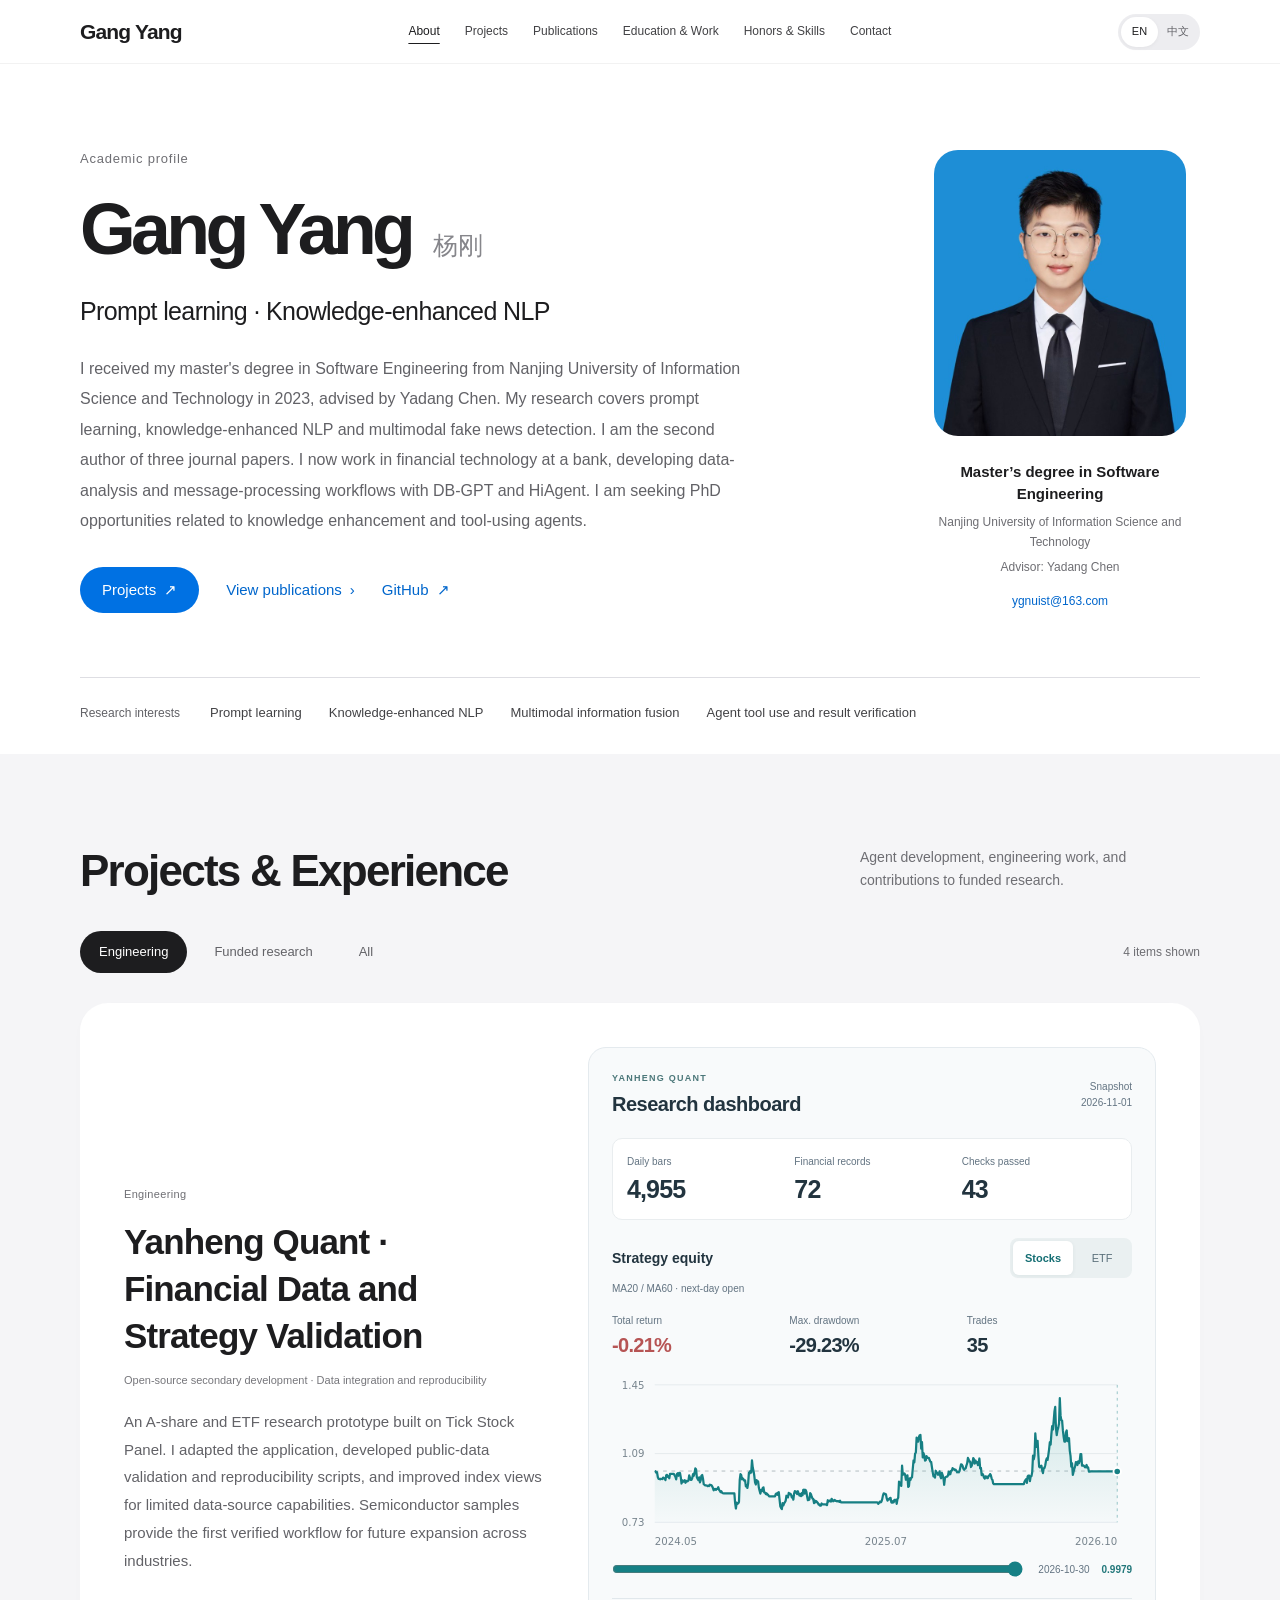
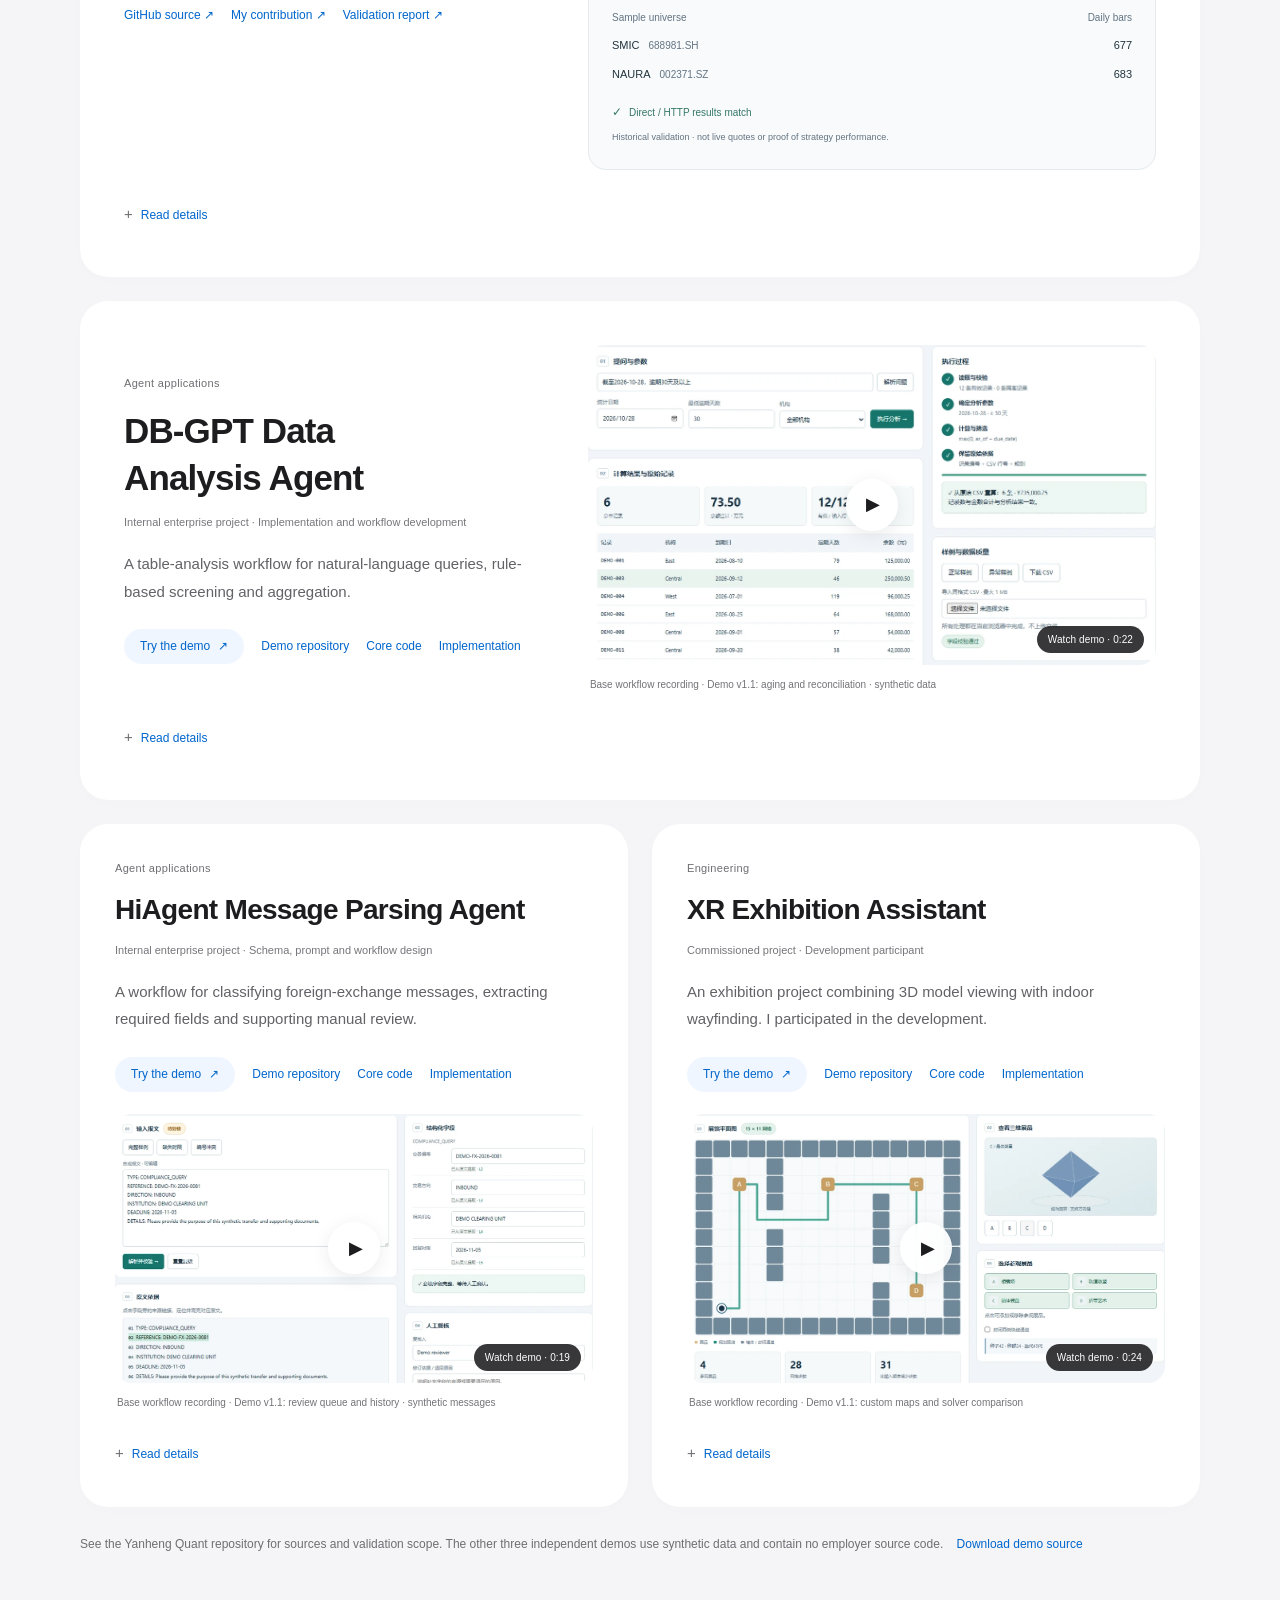
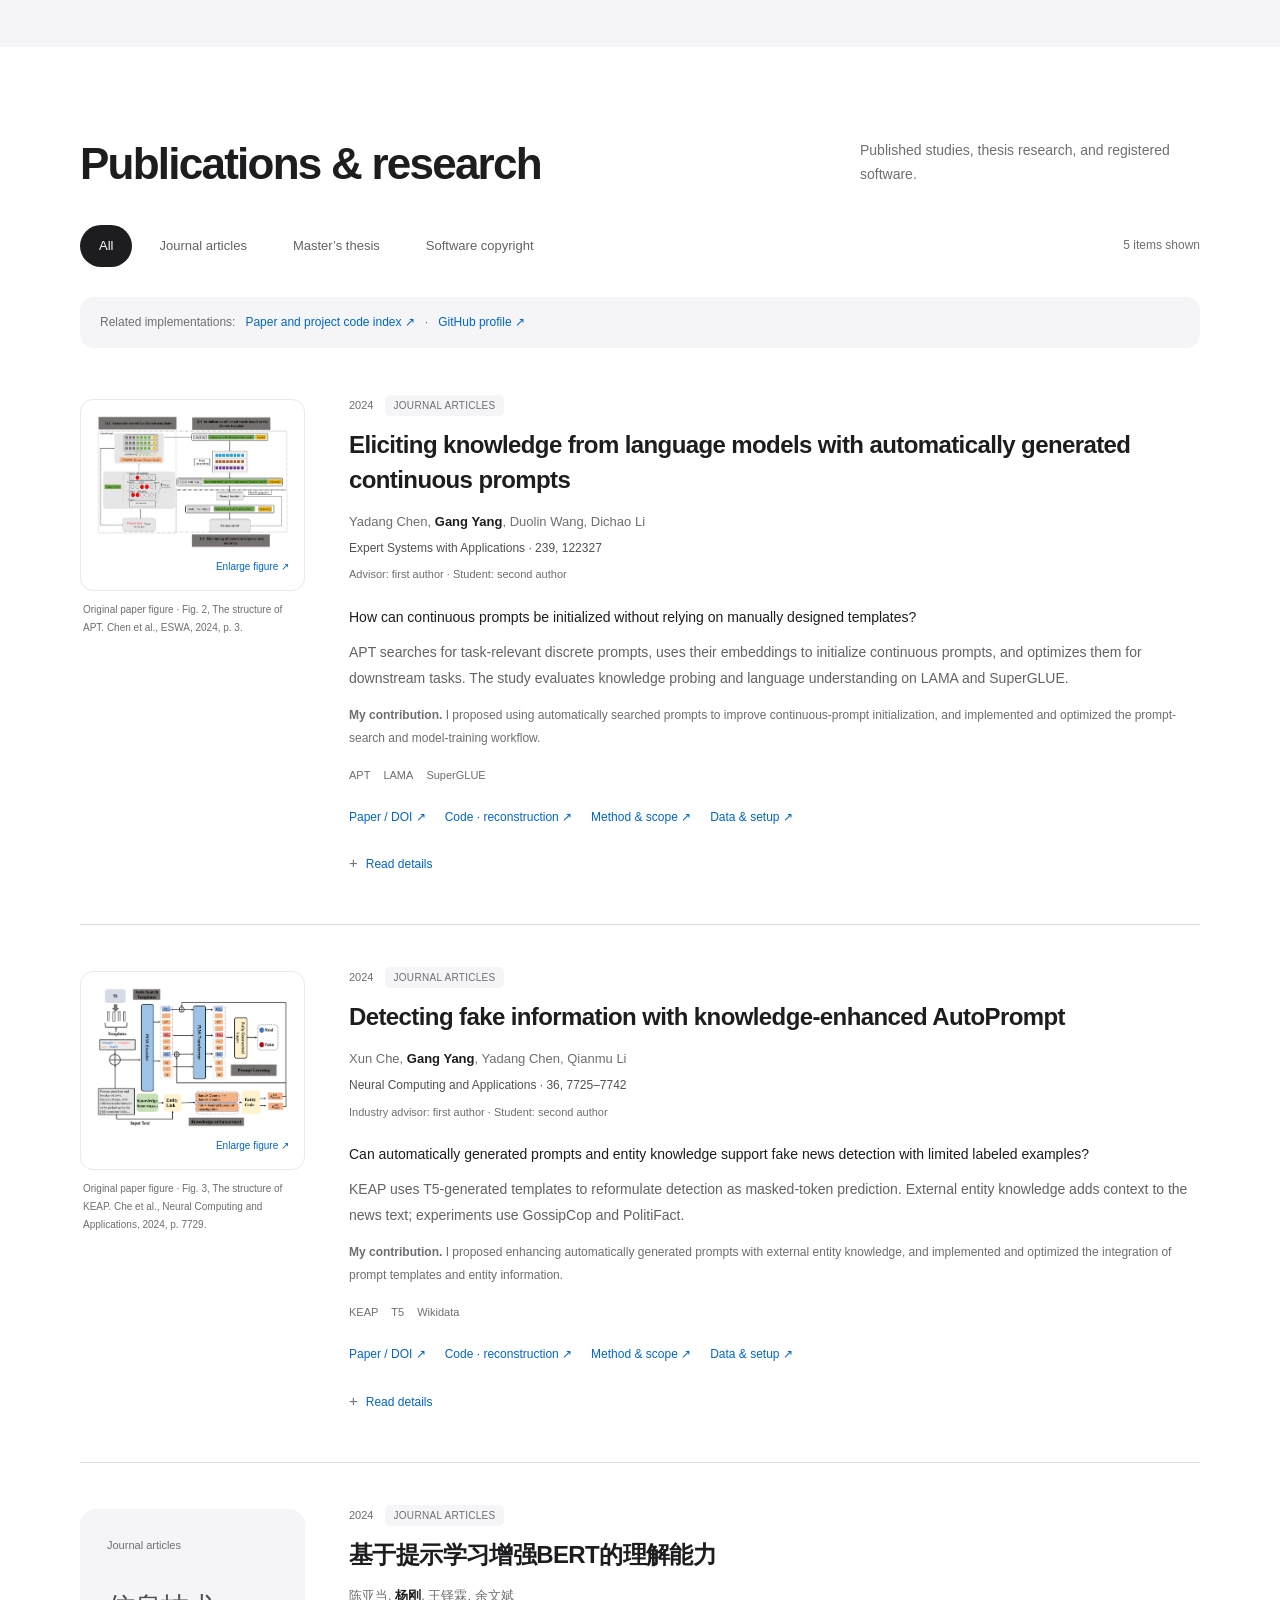
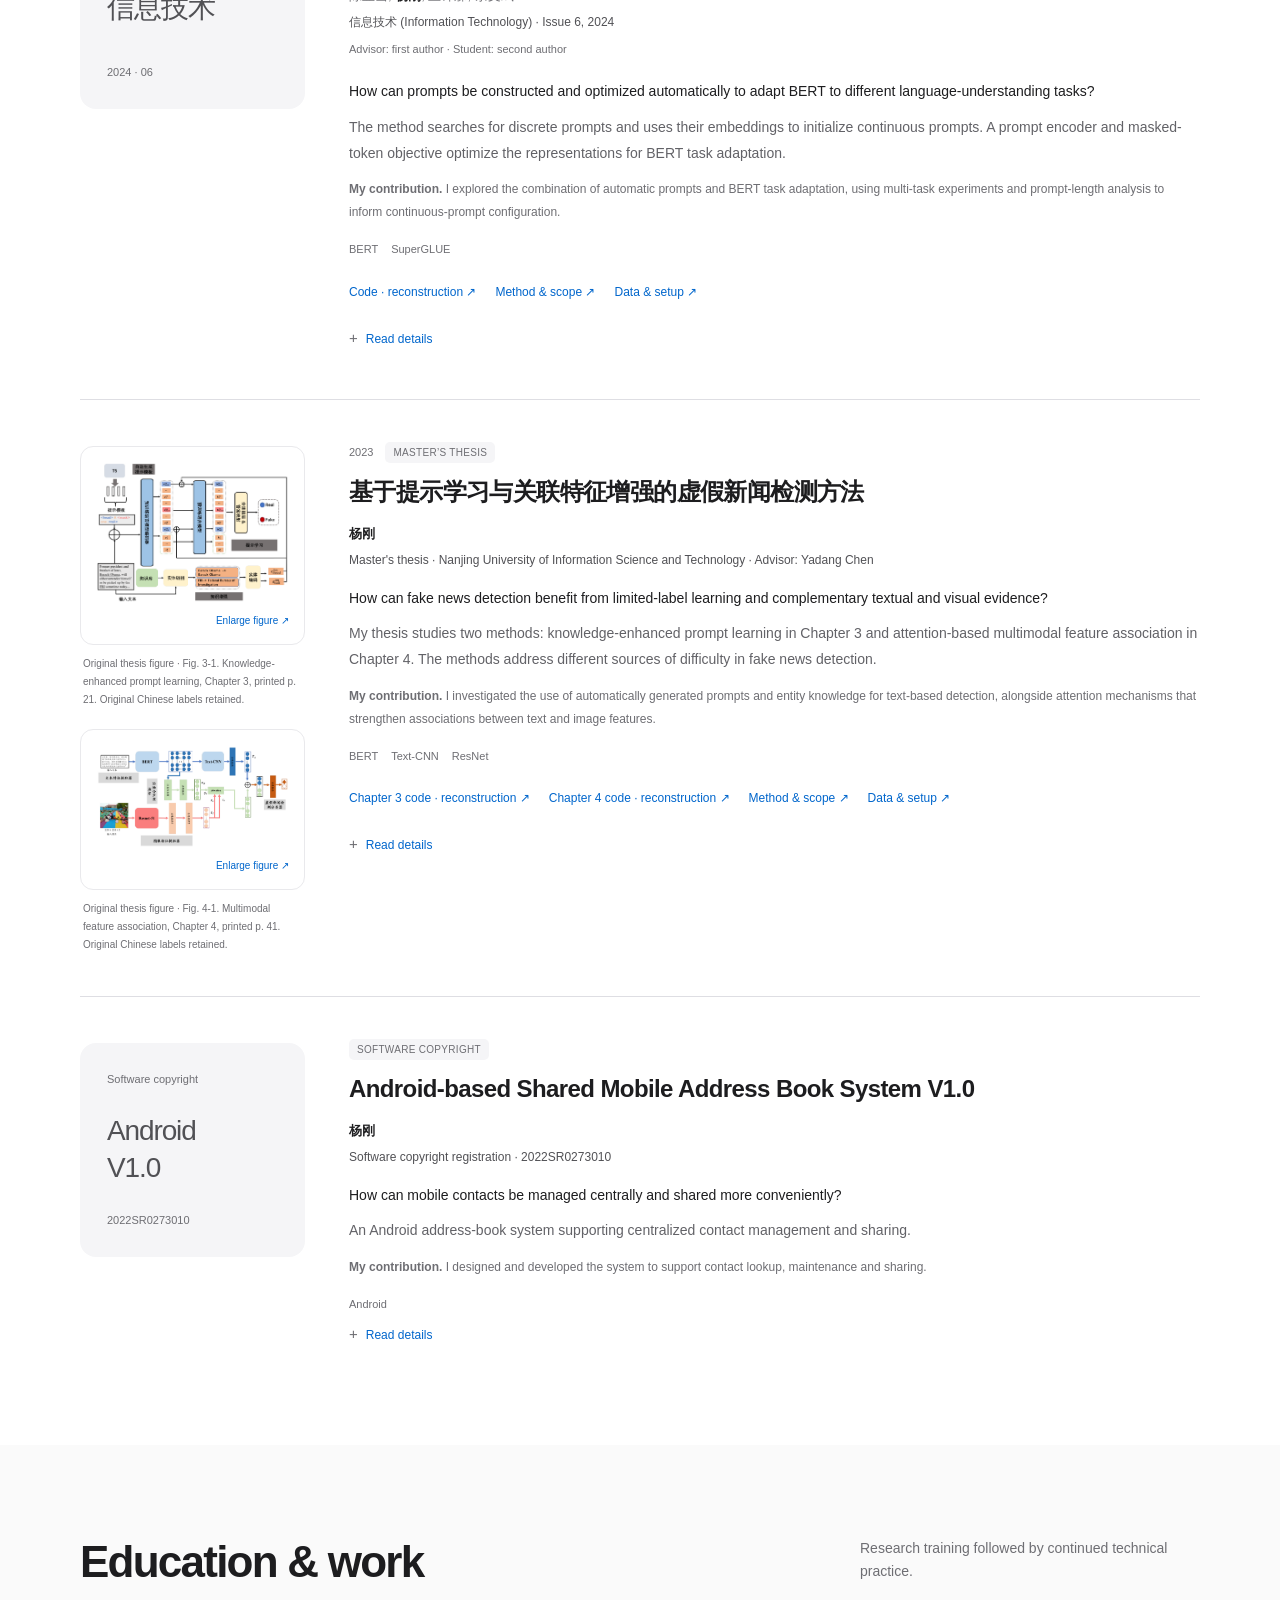
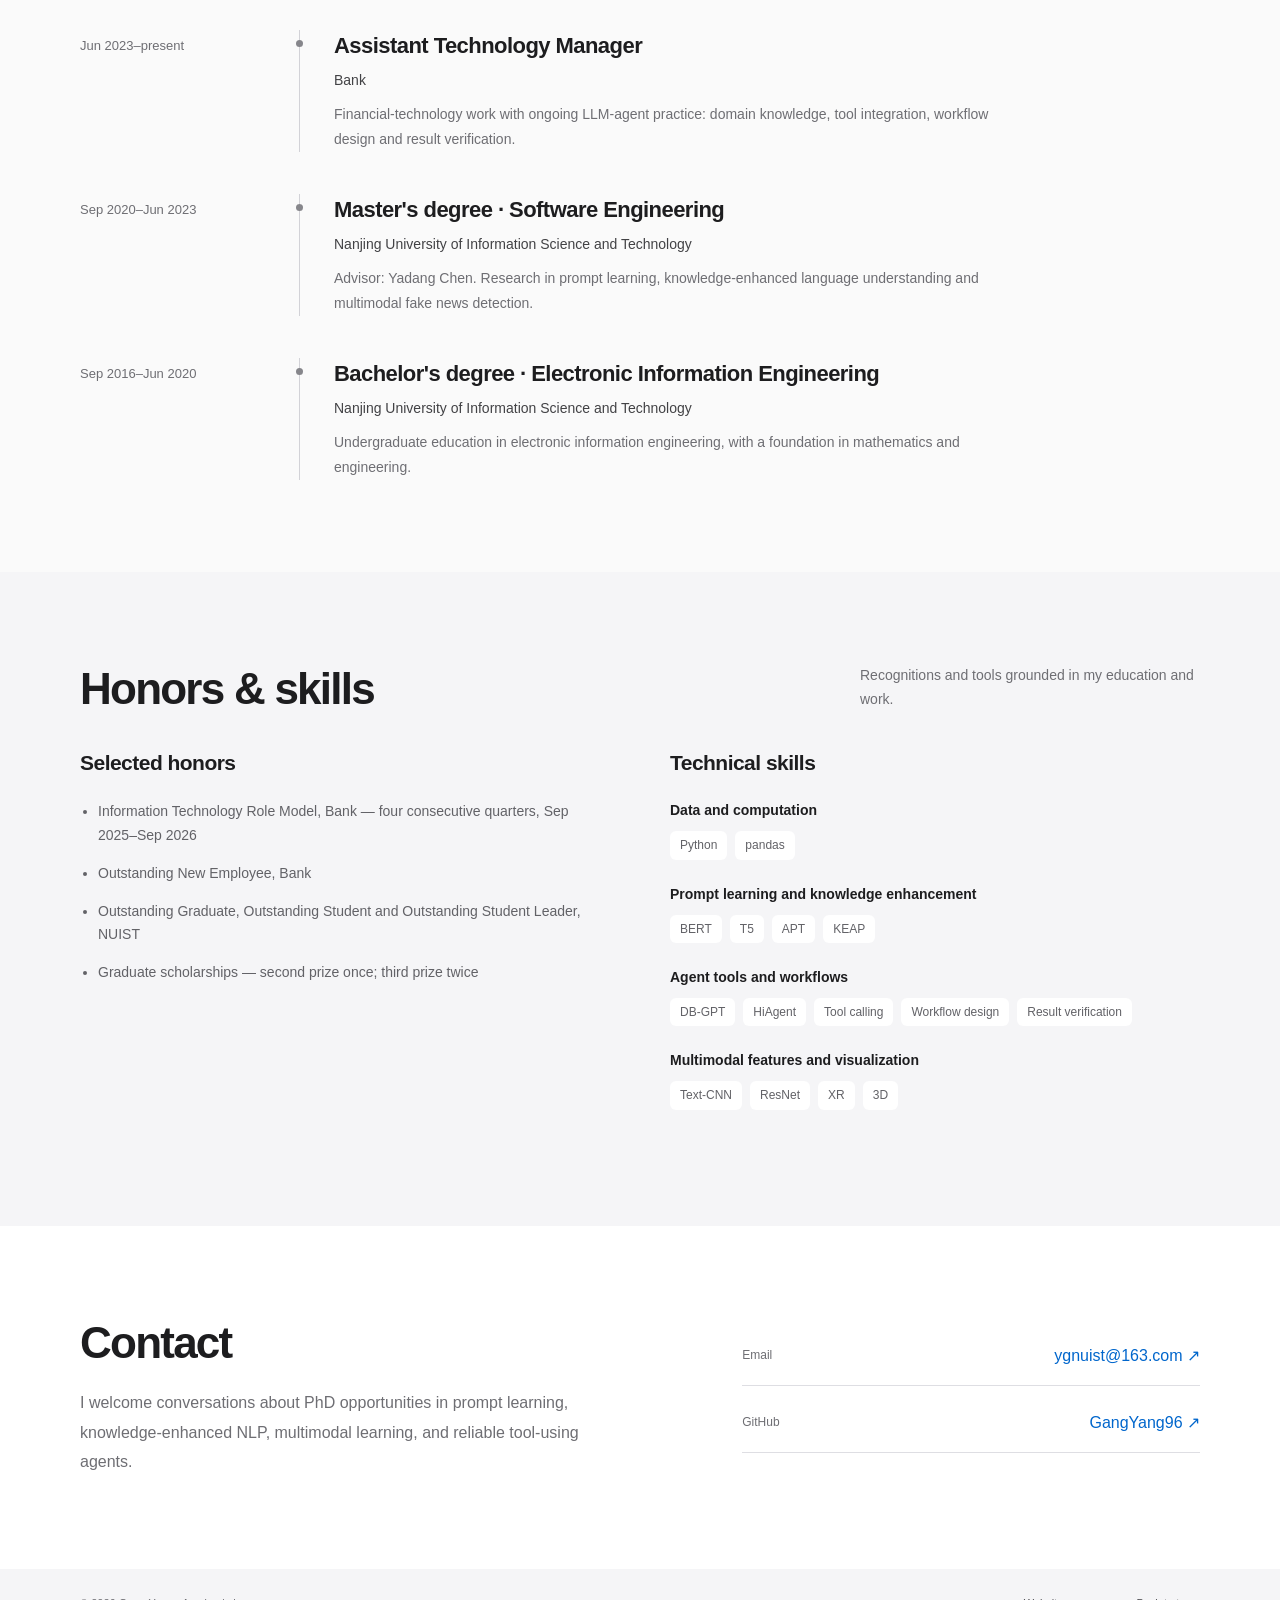
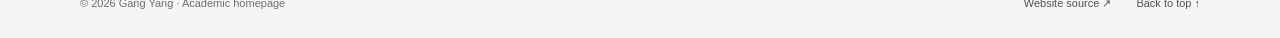
<file: index.html>
<!doctype html>
<html lang="en">
<head>
<meta charset="utf-8"><meta name="viewport" content="width=device-width,initial-scale=1">
<title>Gang Yang | Academic Homepage</title>
<meta name="description" content="Gang Yang: prompt learning, knowledge-enhanced NLP, multimodal research, and current tool-using agent practice.">
<meta name="theme-color" content="#285e99"><link rel="canonical" href="https://gangyang96.github.io/">
<meta property="og:title" content="Gang Yang | Academic Homepage"><meta property="og:type" content="website"><meta property="og:url" content="https://gangyang96.github.io/">
<link rel="stylesheet" href="styles.css?v=20261101dashboard"><link rel="stylesheet" href="quant-dashboard.css?v=20261101dashboard"><link rel="icon" href="assets/favicon.svg" type="image/svg+xml">
<script src="content.js?v=20261101dashboard" defer></script><script src="i18n.js?v=20261101dashboard" defer></script><script src="showcase.js?v=20261101dashboard" defer></script><script src="assets/data/yanheng-validation.js?v=20261101dashboard" defer></script><script src="quant-dashboard.js?v=20261101dashboard" defer></script><script src="app.js?v=20261101dashboard" defer></script>
</head>
<body>
<a class="skip-link" href="#main">Skip to content / 跳至正文</a>
<header class="site-header" id="site-header"></header>
<main id="main"></main><footer class="site-footer" id="site-footer"></footer>
<dialog id="figure-dialog" aria-labelledby="figure-title">
<div class="dialog-toolbar"><span id="figure-title"></span><button type="button" class="dialog-close" id="dialog-close" aria-label="Close image">×</button></div>
<div class="dialog-canvas"><img id="dialog-image" alt=""></div>
<div class="dialog-footer"><p id="dialog-caption"></p><a id="dialog-original" target="_blank" rel="noopener noreferrer"></a></div>
</dialog>
<dialog id="video-dialog" aria-labelledby="video-title"><div class="dialog-toolbar"><span id="video-title"></span><button type="button" id="video-close" class="dialog-close" aria-label="Close video">×</button></div><div id="video-player"></div><div class="dialog-footer"><p id="video-note"></p><a id="video-download" download></a></div></dialog>
<noscript><div class="no-script"><h1>Gang Yang · 杨刚</h1><p>Master’s degree in Software Engineering, Nanjing University of Information Science and Technology. Research: prompt learning, knowledge-enhanced NLP, and multimodal fake news detection.</p><p>请启用 JavaScript 查看双语成果和项目列表。Enable JavaScript to browse publications and projects.</p><a href="mailto:ygnuist@163.com">ygnuist@163.com</a></div></noscript>
</body></html>
</file>
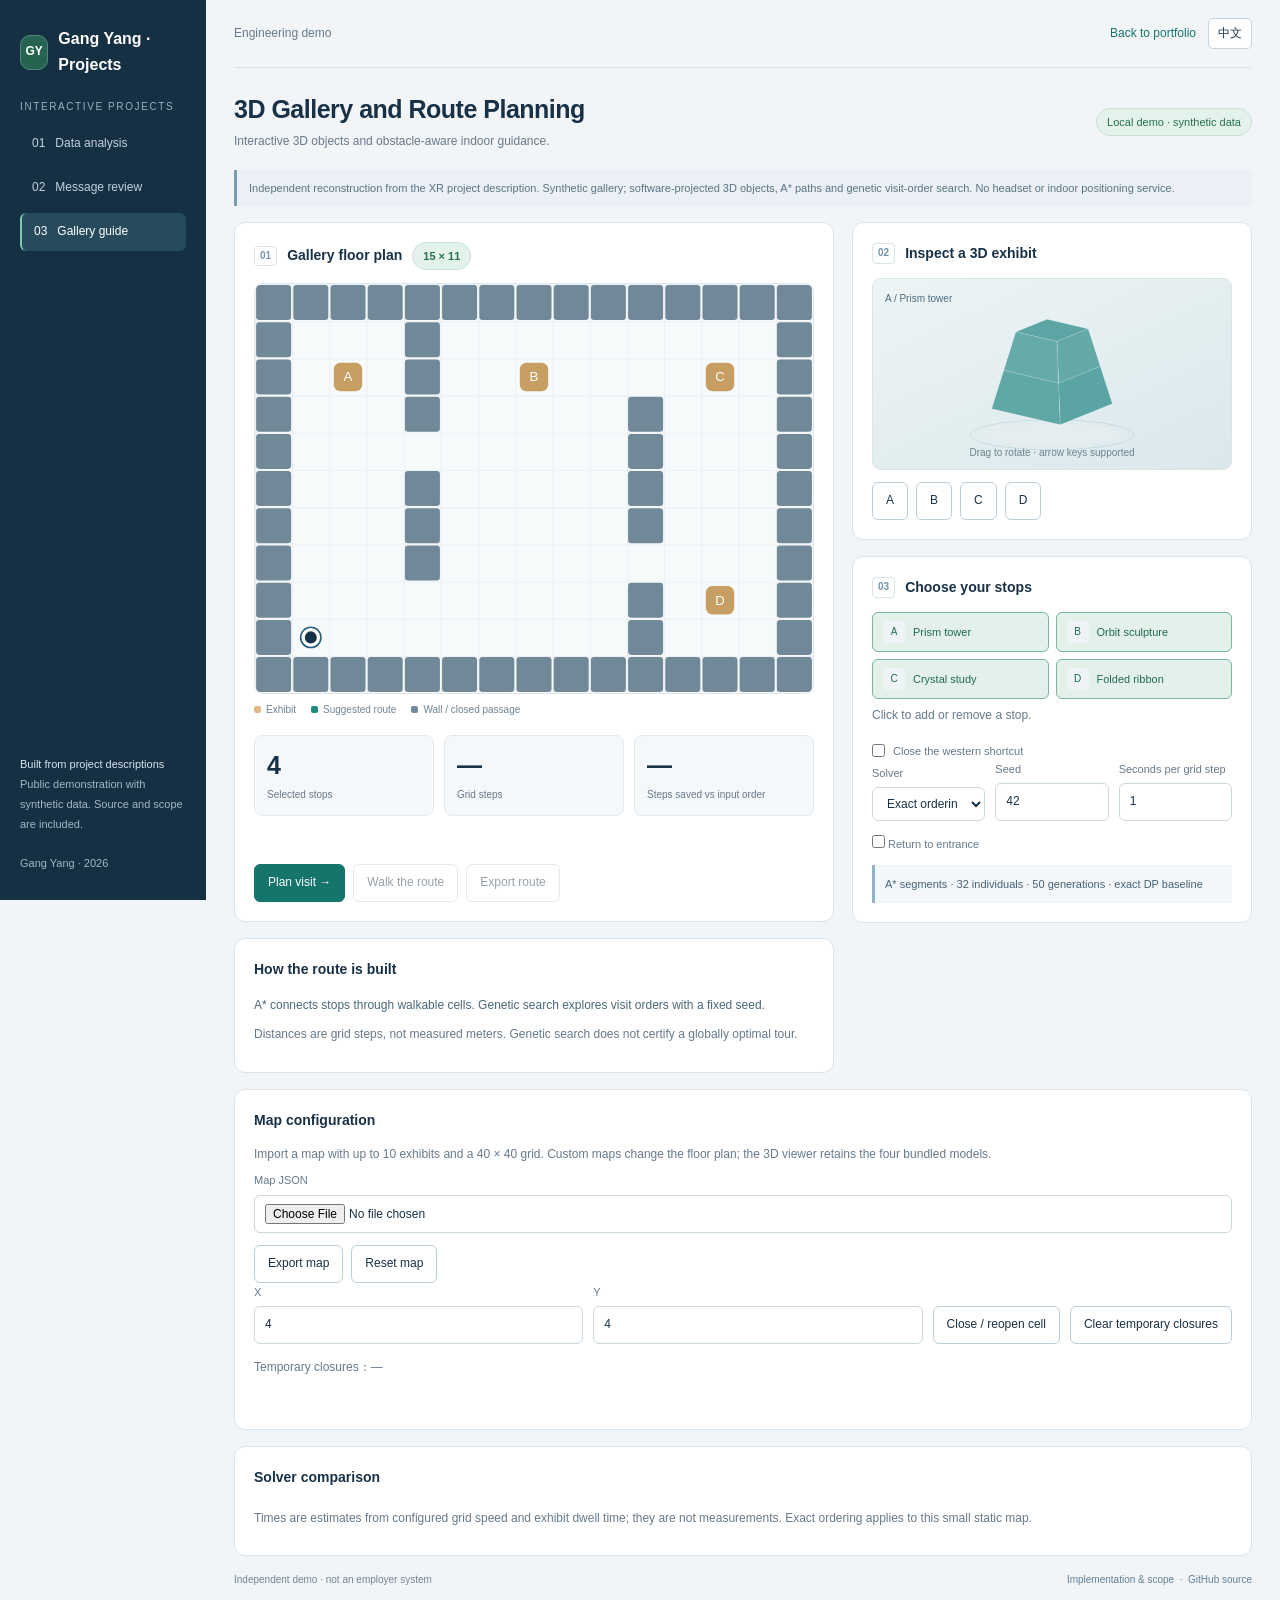
<file: demos/gallery-lab/index.html>
<!doctype html><html lang="en"><head><meta charset="utf-8"><meta name="viewport" content="width=device-width,initial-scale=1"><meta name="description" content="Interactive synthetic exhibition with 3D viewing, A-star wayfinding and genetic route ordering."><title>Gallery guide · Gang Yang</title><link rel="stylesheet" href="../shared.css?v=1.1.0"><script src="../shared.js?v=1.1.0" defer></script><script src="core.js?v=1.1.0" defer></script><script src="planner.js?v=1.1.0" defer></script><script src="app.js?v=1.1.0" defer></script></head><body><noscript>Please enable JavaScript. 请启用 JavaScript。</noscript></body></html>
</file>
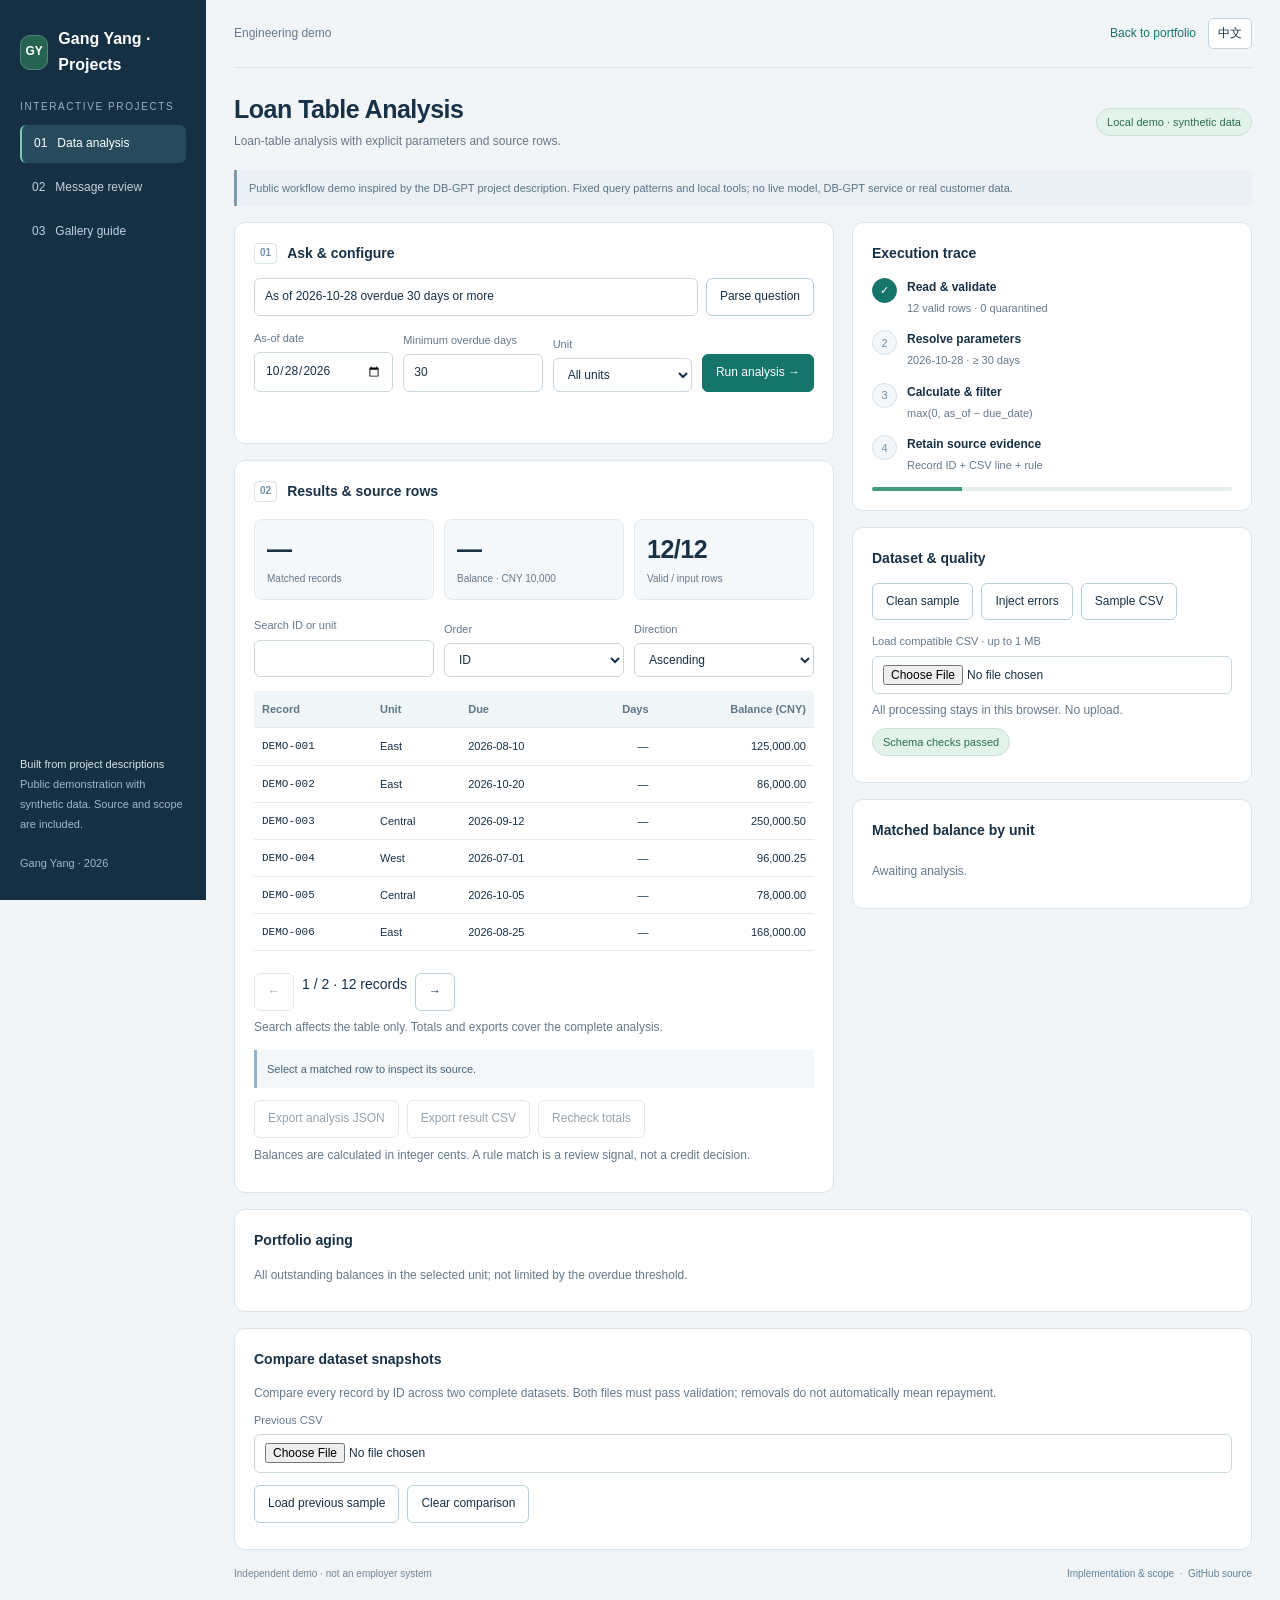
<file: demos/loan-lab/index.html>
<!doctype html><html lang="en"><head><meta charset="utf-8"><meta name="viewport" content="width=device-width,initial-scale=1"><meta name="description" content="A synthetic loan-table analysis demonstration by Gang Yang."><title>Loan data lab · Gang Yang</title><link rel="stylesheet" href="../shared.css?v=1.1.0"><script src="../shared.js?v=1.1.0" defer></script><script src="core.js?v=1.1.0" defer></script><script src="reporting.js?v=1.1.0" defer></script><script src="app.js?v=1.1.0" defer></script></head><body><noscript>Please enable JavaScript to use this local demonstration. 请启用 JavaScript。</noscript></body></html>
</file>
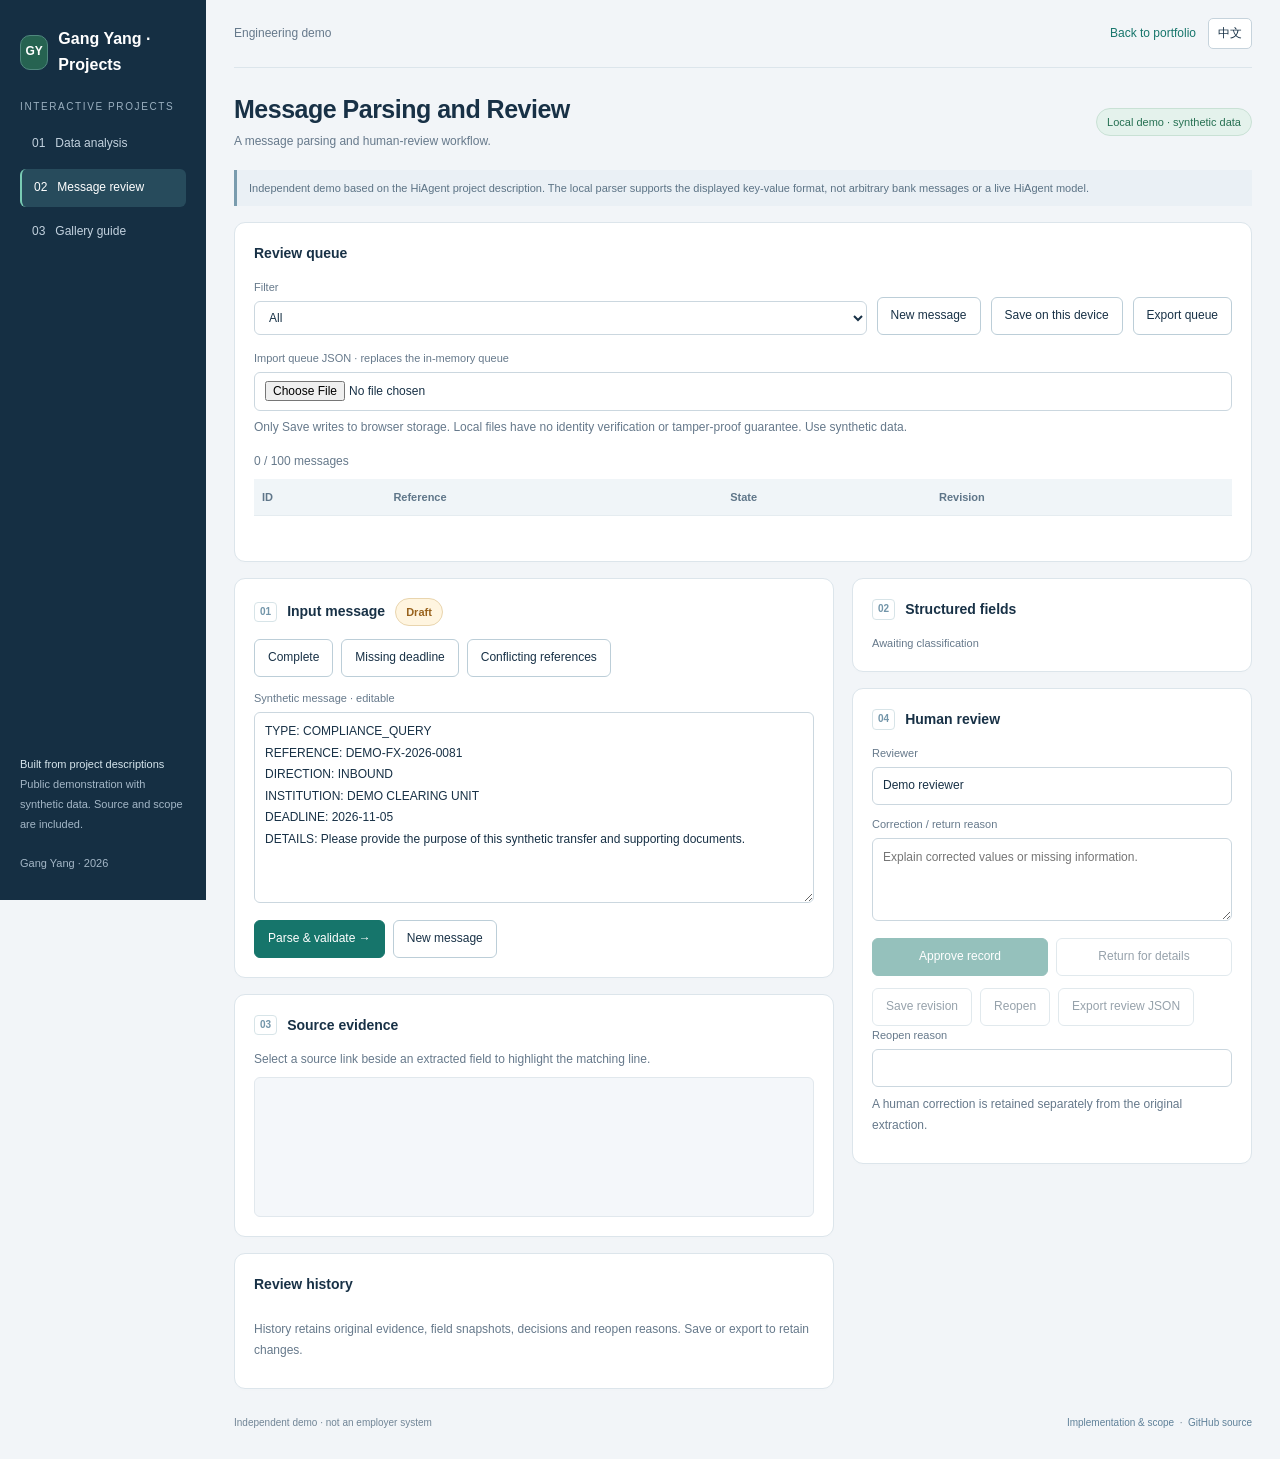
<file: demos/message-lab/index.html>
<!doctype html><html lang="en"><head><meta charset="utf-8"><meta name="viewport" content="width=device-width,initial-scale=1"><meta name="description" content="Synthetic message extraction, source evidence and human review demonstration."><title>Message review · Gang Yang</title><link rel="stylesheet" href="../shared.css?v=1.1.0"><script src="../shared.js?v=1.1.0" defer></script><script src="core.js?v=1.1.0" defer></script><script src="workflow.js?v=1.1.0" defer></script><script src="app.js?v=1.1.0" defer></script><script src="workbench.js?v=1.1.0" defer></script></head><body><noscript>Please enable JavaScript. 请启用 JavaScript。</noscript></body></html>
</file>
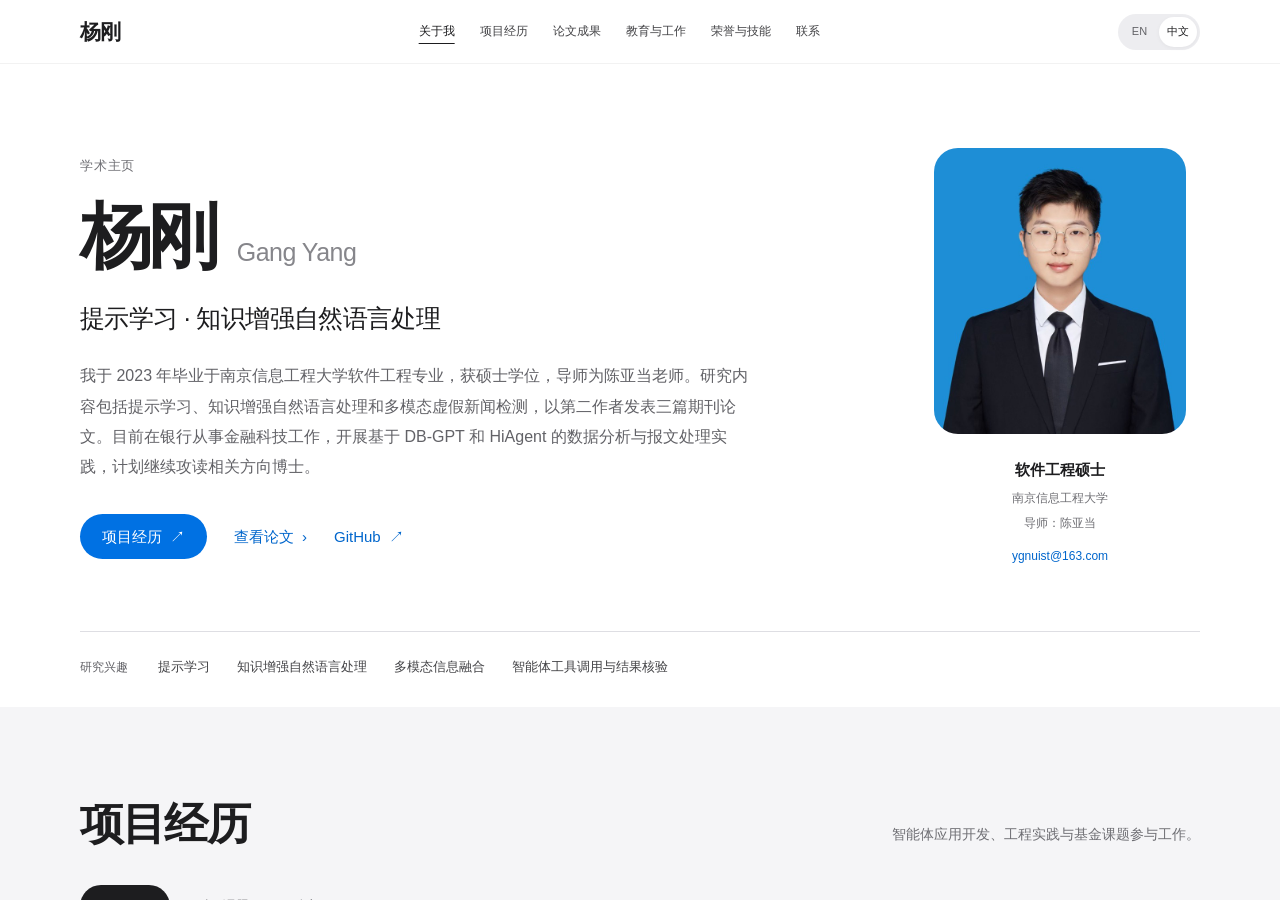
<file: 开始查看.html>
<!doctype html><html lang="zh-CN"><head><meta charset="utf-8"><meta name="viewport" content="width=device-width,initial-scale=1"><meta http-equiv="refresh" content="0;url=index.html?lang=zh#projects"><title>杨刚 · 项目主页</title></head><body><p><a href="index.html?lang=zh#projects">打开杨刚项目主页：视频、Demo 与源码</a></p><p><a href="demos/README.html?lang=zh">查看使用说明</a></p></body></html>
</file>
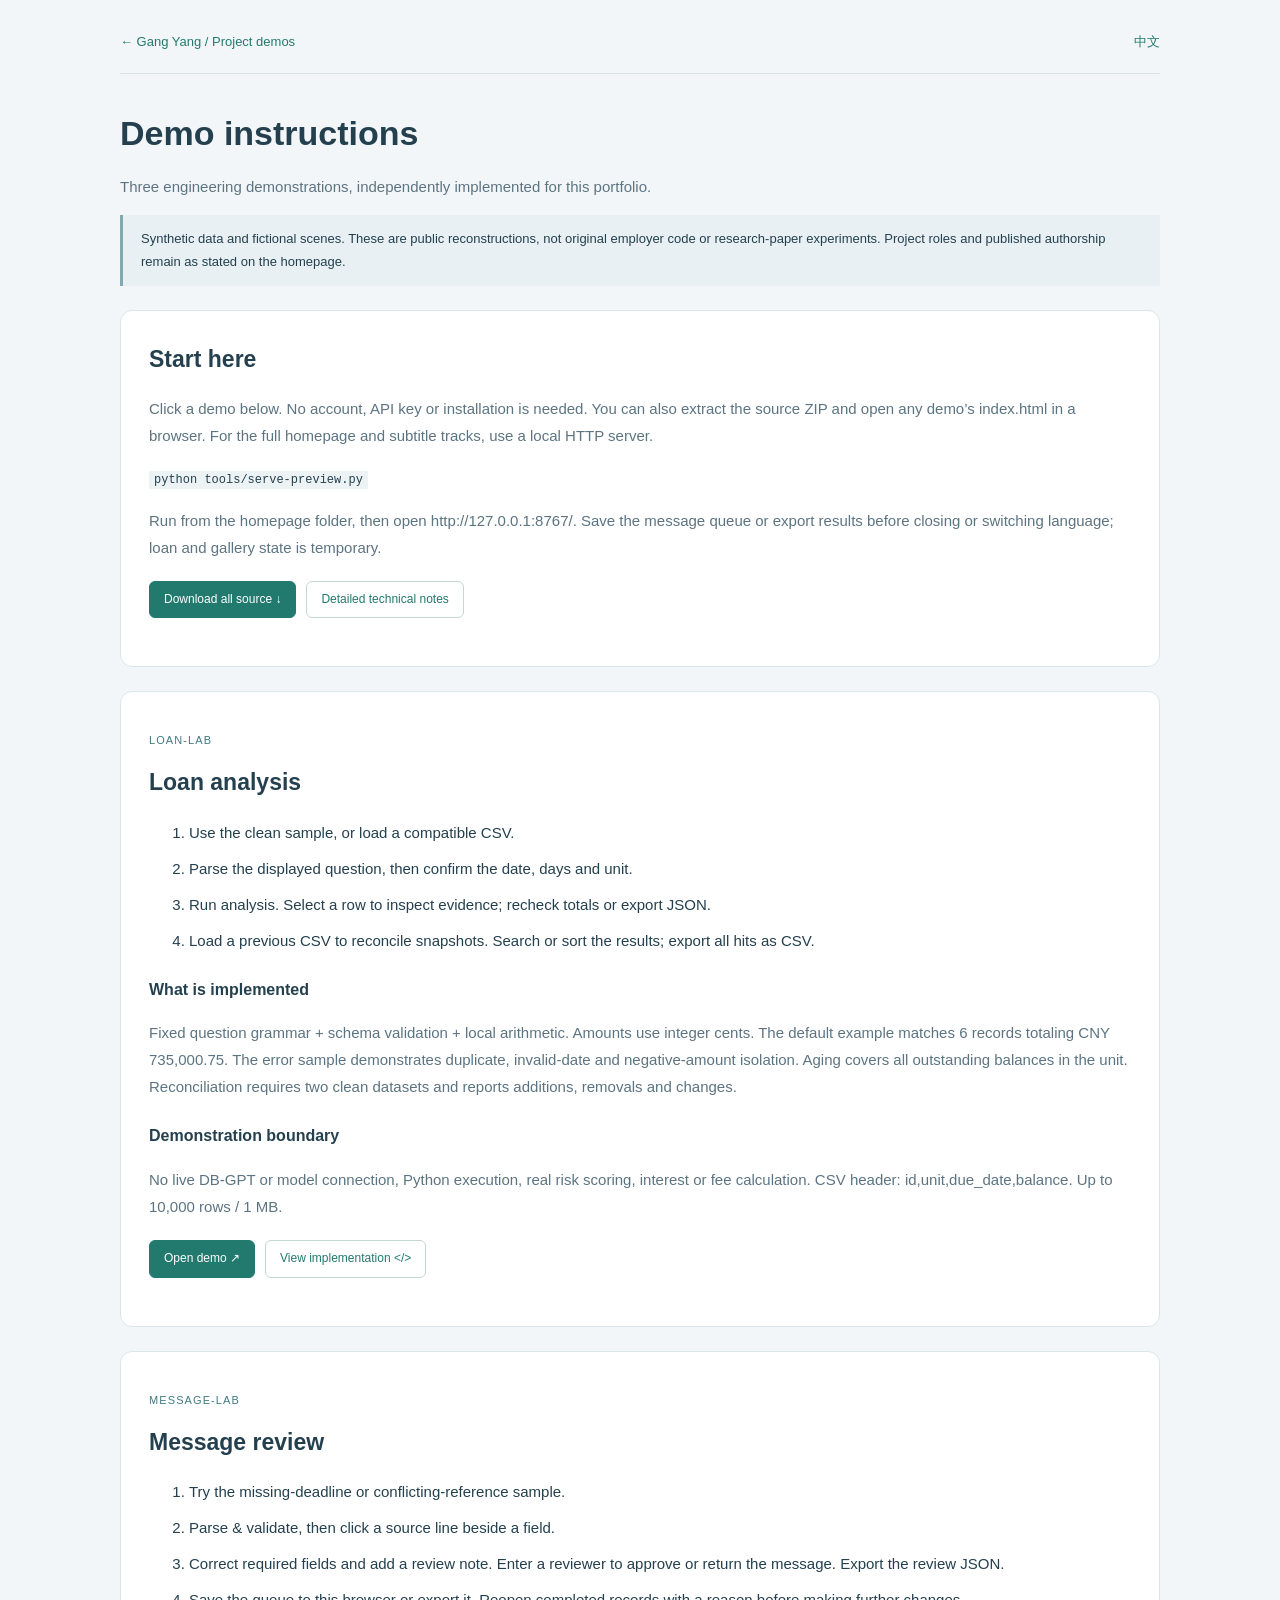
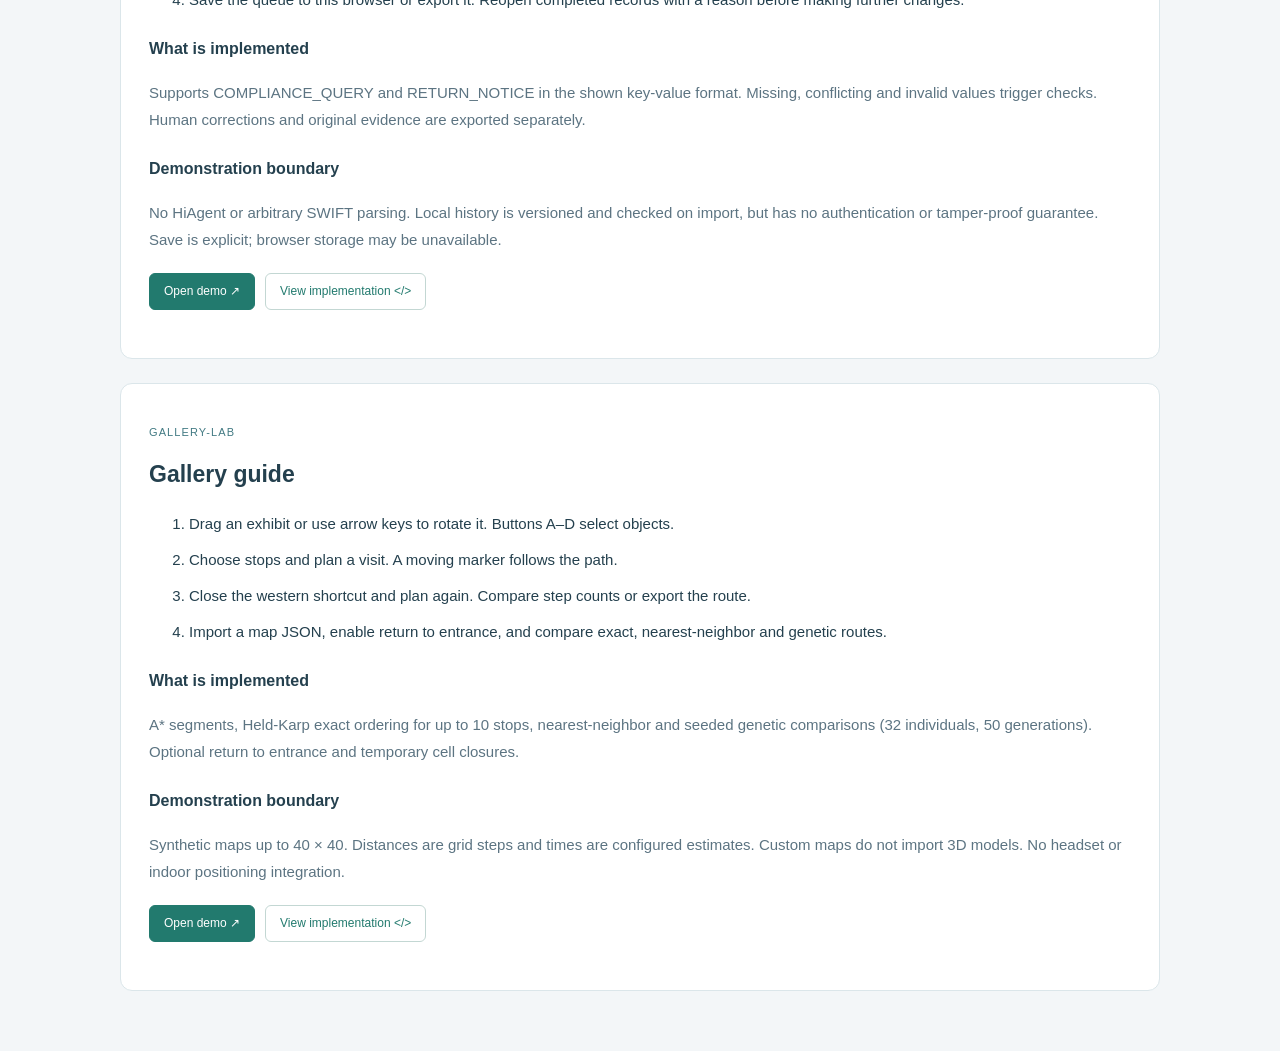
<file: demos/README.html>
<!doctype html><html lang="en"><head><meta charset="utf-8"><meta name="viewport" content="width=device-width,initial-scale=1"><title>Implementation & scope · Gang Yang</title><link rel="stylesheet" href="docs.css?v=1.1.0"><script src="docs.js?v=1.1.0" defer></script></head><body data-page="guide"><main id="docs"></main></body></html>
</file>
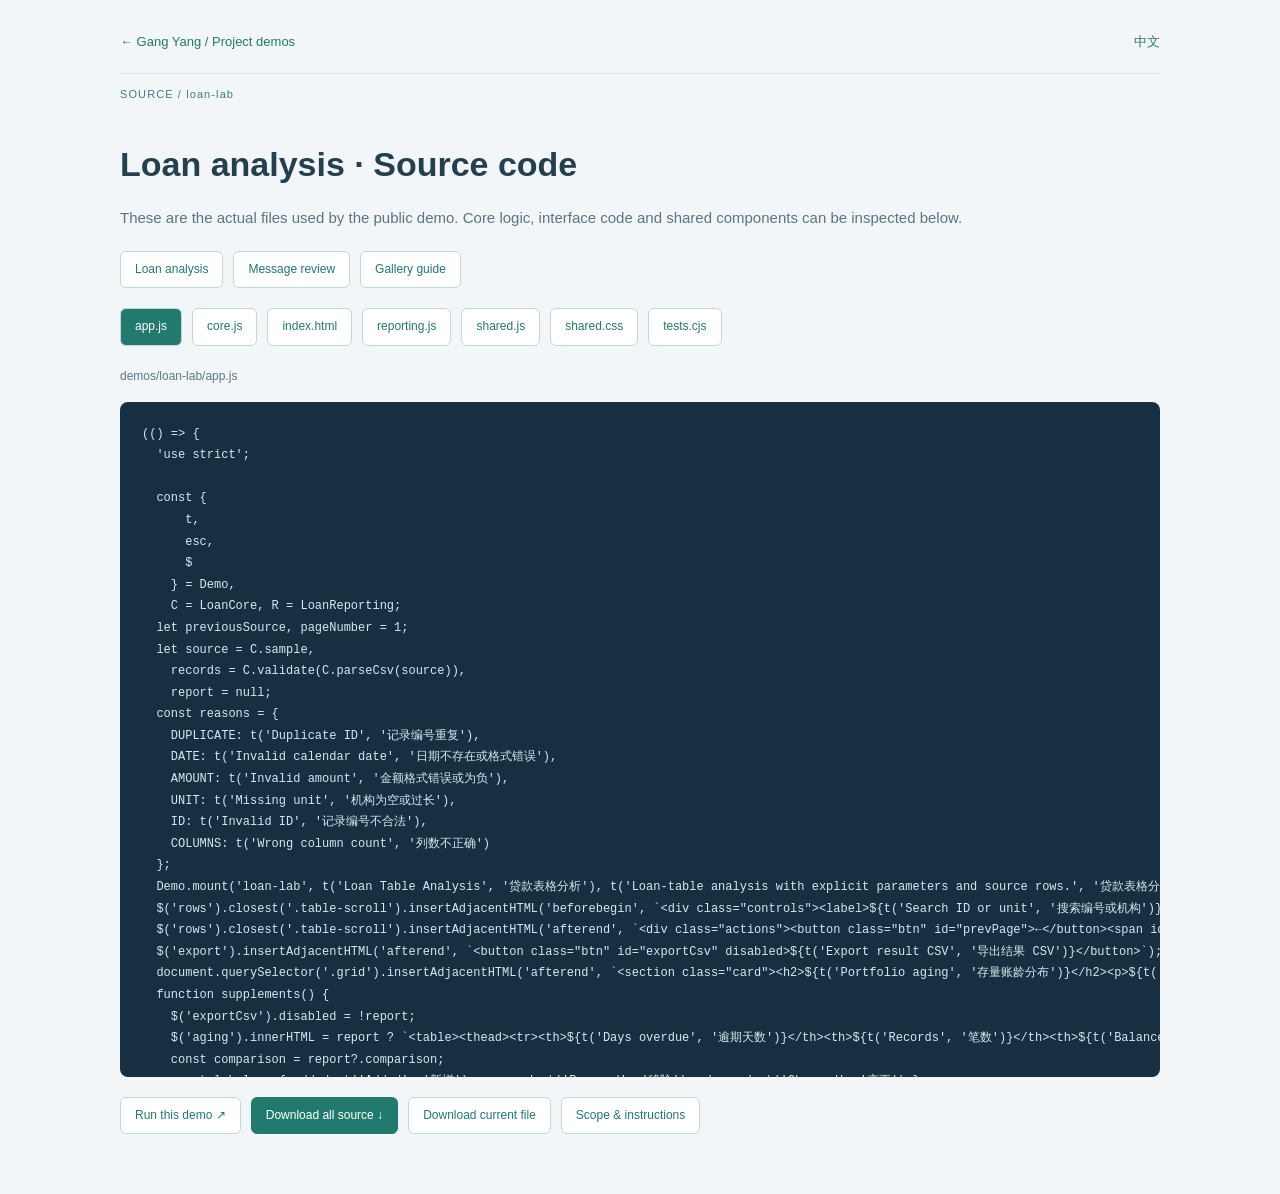
<file: demos/source.html>
<!doctype html><html lang="en"><head><meta charset="utf-8"><meta name="viewport" content="width=device-width,initial-scale=1"><title>Demo source · Gang Yang</title><link rel="stylesheet" href="docs.css?v=1.1.0"><script src="sources.js?v=1.1.0" defer></script><script src="docs.js?v=1.1.0" defer></script></head><body data-page="source"><main id="docs"></main></body></html>
</file>
<file: styles.css>
/* Quiet, spacious presentation for research and engineering work. */
:root{--ink:#1d1d1f;--muted:#6e6e73;--blue:#0066cc;--line:#dedee3;--soft:#f5f5f7;--header-height:64px;color-scheme:light}
*{box-sizing:border-box}
html{scroll-behavior:smooth;scroll-padding-top:88px}
body{margin:0;background:#fff;color:var(--ink);font:17px/1.7 -apple-system,BlinkMacSystemFont,'Segoe UI','PingFang SC','Microsoft YaHei',sans-serif;-webkit-font-smoothing:antialiased}
body.modal-open{overflow:hidden}
a{color:var(--blue);text-decoration:none;text-underline-offset:4px}
a:hover{text-decoration:underline}
button{font:inherit;color:inherit;cursor:pointer}
a:focus-visible,button:focus-visible,summary:focus-visible,video:focus-visible{outline:3px solid #0071e3;outline-offset:5px}
button:disabled{cursor:default}
img{display:block;max-width:100%}
p{margin:0 0 18px}
h1,h2,h3,h4{margin:0;font-weight:600;line-height:1.2;letter-spacing:-.025em}
strong{font-weight:600}
[hidden]{display:none!important}
.container{width:min(1120px,calc(100% - 80px));margin-inline:auto}
.skip-link{position:fixed;top:-100px;left:20px;z-index:100;padding:12px 18px;border-radius:12px;background:#fff}
.skip-link:focus{top:12px}
.site-header{position:sticky;top:0;z-index:30;height:var(--header-height);background:rgba(255,255,255,.88);backdrop-filter:saturate(160%) blur(20px);-webkit-backdrop-filter:saturate(160%) blur(20px);border-bottom:1px solid #0000000d}
.header-inner{display:flex;height:100%;align-items:center;justify-content:space-between;gap:24px}
.brand{font-size:21px;font-weight:600;letter-spacing:-.04em;color:var(--ink);white-space:nowrap}
.brand:hover{text-decoration:none}
.nav-links{display:flex;align-items:center;gap:25px}
.nav-links a{font-size:12px;color:#424245;padding:22px 0;white-space:nowrap;transition:color .18s}
.nav-links a[aria-current]{color:var(--ink);text-decoration:underline;text-underline-offset:8px}
.header-controls{display:flex;align-items:center;gap:14px}
.lang-switch{display:flex;align-items:center;gap:1px;background:#ededf0;border-radius:100px;padding:3px}
.lang-switch button{border:0;background:none;min-width:37px;min-height:30px;padding:4px 8px;color:#626267;font-size:11px;border-radius:100px}
.lang-switch button[aria-pressed=true]{color:var(--ink);background:#fff;box-shadow:0 1px 4px #0000000c}
.menu-toggle{display:none;border:0;background:none;min-height:44px;min-width:44px;font-size:23px;padding:3px 9px}
.hero{display:grid;grid-template-columns:minmax(0,1fr) 280px;gap:92px;align-items:center;padding:84px 0 64px}
.hero-eyebrow{font-size:13px;letter-spacing:.06em;color:var(--muted);margin-bottom:21px}
.hero h1{font-size:clamp(58px,5.6vw,80px);font-weight:650;line-height:1.08;letter-spacing:-.065em;margin-bottom:24px}
.hero h1 span{display:inline-block;font-size:25px;letter-spacing:-.02em;color:#86868b;font-weight:400;margin-left:22px;white-space:nowrap}
.hero-focus{font-size:25px;line-height:1.5;font-weight:500;letter-spacing:-.025em;margin-bottom:24px}
.hero-intro{font-size:16px;line-height:1.9;color:#626267;margin-bottom:0;max-width:670px}
.hero-actions{display:flex;flex-wrap:wrap;align-items:center;gap:27px;margin-top:31px;font-size:15px}
.hero-actions a{display:inline-flex;align-items:center;gap:8px;min-height:44px}
.button-primary{padding:10px 22px;background:#0071e3;color:#fff;border-radius:100px;transition:background .2s}
.button-primary:hover{background:#0077ed;text-decoration:none}
.profile-card{min-width:0;align-self:center}
.portrait{width:252px;height:286px;object-fit:cover;object-position:center 20%;border-radius:24px;margin:0 auto 25px;background:#f5f5f7}
.profile-info{text-align:center;padding:0 4px}
.profile-info strong{display:block;font-size:15px;margin-bottom:6px;line-height:1.5}
.profile-info p{font-size:12px;line-height:1.7;color:var(--muted);margin:0 0 5px}
.profile-links{font-size:12px;margin-top:13px}
.research-interests{display:flex;align-items:baseline;gap:30px;padding:25px 0 30px;border-top:1px solid var(--line)}
.interest-label{font-size:12px;line-height:1.6;color:#626267;font-weight:400;white-space:nowrap;letter-spacing:0}
.research-interests ul{display:flex;gap:13px 27px;flex-wrap:wrap;list-style:none;padding:0;margin:0}
.research-interests li{font-size:13px;line-height:1.6;color:#424245}
.section{padding:92px 0;scroll-margin-top:20px}
#projects,#honors{background:var(--soft)}
.section-head{display:flex;justify-content:space-between;align-items:flex-end;gap:36px;margin-bottom:35px}
.section-head h2,.contact-grid h2{font-size:44px;line-height:1.15;font-weight:650;letter-spacing:-.04em}
.section-head>p{font-size:14px;line-height:1.7;color:var(--muted);max-width:340px;margin:0 0 3px}
.filters{display:flex;flex-wrap:wrap;align-items:center;gap:8px;margin-bottom:30px}
.filter{border:0;background:transparent;border-radius:100px;min-height:42px;padding:9px 19px;color:#626267;font-size:13px;transition:background .2s,color .2s}
.filter:hover{background:#e8e8ed}
.filter[aria-pressed=true]{background:var(--ink);color:#fff}
.filter-count{margin-left:auto;font-size:12px;color:var(--muted);padding-left:10px}
.project-grid{display:grid;grid-template-columns:repeat(2,minmax(0,1fr));gap:24px;align-items:start}
.project-card{min-width:0;border-radius:28px;background:white;overflow:hidden;scroll-margin-top:90px;box-shadow:0 3px 18px #00000003}
.project-body{padding:35px;display:grid;grid-template-columns:minmax(0,1fr);gap:22px}
.project-copy,.project-media{min-width:0}
.project-meta{display:flex;gap:15px;justify-content:space-between;color:#6e6e73;font-size:11px;letter-spacing:.03em;margin-bottom:14px}
.project-card h3{font-size:28px;line-height:1.35;letter-spacing:-.025em;margin-bottom:12px;text-wrap:balance}
.project-role{font-size:11px;line-height:1.7;color:#76767b;margin-bottom:18px}
.project-summary{font-size:15px;color:#626267;line-height:1.85;margin-bottom:0}
.project-links{display:flex;align-items:center;flex-wrap:wrap;gap:10px 17px;margin-top:24px;font-size:12px}
.project-links a{min-height:34px;display:inline-flex;align-items:center}
.project-links .project-primary{padding:7px 16px;border-radius:100px;background:#f0f6ff;gap:8px}
.project-featured{grid-column:1/-1}
.project-featured .project-body{grid-template-columns:minmax(0,.85fr) minmax(0,1.15fr);padding:44px;gap:24px 44px;align-items:center}
.project-featured h3{font-size:35px}
.project-featured .details{grid-column:1/-1}
.project-video{position:relative;display:block;width:100%;padding:0;margin:0;border:0;border-radius:17px;aspect-ratio:16/9;overflow:hidden;background:#f5f5f7}
.project-video img{width:100%;height:100%;object-fit:cover;transition:transform .45s cubic-bezier(.2,.6,.2,1)}
.project-video:hover img{transform:scale(1.025)}
.play-circle{position:absolute;top:50%;left:50%;transform:translate(-50%,-50%);display:grid;place-items:center;width:52px;height:52px;border-radius:50%;padding-left:3px;color:var(--ink);font-size:18px;background:#ffffffeb;box-shadow:0 4px 18px #00000014;backdrop-filter:blur(12px)}
.video-duration{position:absolute;right:12px;bottom:12px;border-radius:100px;padding:5px 11px;background:#1d1d1fe0;color:white;font-size:10px;letter-spacing:.01em}
.demo-note{margin:11px 2px 0;font-size:10px;line-height:1.7;color:#737378}
.section-note{font-size:12px;line-height:1.8;color:var(--muted);margin:27px 0 0}
.section-note a{margin-left:10px}
[data-code-index]{display:flex;flex-wrap:wrap;gap:6px 10px;align-items:center;background:var(--soft);border-radius:14px;margin:0 0 5px;padding:15px 20px}
[data-code-index] a{margin:0}
.details{margin:0}
.details summary{font-size:12px;line-height:1.8;color:var(--blue);display:table;list-style:none;cursor:pointer;padding:6px 0}
.details summary::-webkit-details-marker{display:none}
.details summary:before{content:'+';margin-right:8px;font-size:15px;font-weight:400;color:#6e6e73}
.details[open] summary:before{content:'−'}
.details-body{display:grid;gap:17px;border-top:1px solid var(--line);padding-top:19px;margin-top:12px}
.details-body h4{font-size:13px;line-height:1.6;margin-bottom:5px;letter-spacing:0}
.details-body p{font-size:13px;line-height:1.9;color:var(--muted);margin:0}
.project-work{font-size:13px;line-height:1.9;color:var(--muted);margin:0;padding-left:18px}
.project-work li{margin-bottom:7px}
.project-image,.paper-figure{margin:0;min-width:0}
.project-image .figure-link img{aspect-ratio:1000/640}
.figure-link{display:block;background:white;border:1px solid #e9e9ec;border-radius:13px;padding:15px}
.figure-link img{width:100%;height:auto;max-height:260px;object-fit:contain}
.zoom-label{display:block;text-align:right;font-size:10px;margin-top:9px}
figcaption{font-size:10px;line-height:1.8;color:#6e6e73;margin:10px 3px 0}
.publication{display:grid;grid-template-columns:225px minmax(0,1fr);gap:44px;padding:42px 0;border-bottom:1px solid var(--line);scroll-margin-top:92px}
.publication:last-child{border-bottom:0;padding-bottom:0}
.publication-visual{display:flex;flex-direction:column;gap:20px;padding-top:4px}
.publication-meta{display:flex;align-items:center;gap:12px;font-size:11px;color:var(--muted);margin-bottom:12px}
.year{color:#6e6e73;font-variant-numeric:tabular-nums}
.type-badge{font-size:10px;text-transform:uppercase;letter-spacing:.03em;background:#f5f5f7;padding:2px 8px;border-radius:5px}
.publication h3{font-size:24px;line-height:1.45;margin-bottom:13px;letter-spacing:-.025em;overflow-wrap:anywhere}
.authors{font-size:13px;line-height:1.7;color:var(--muted);margin-bottom:5px}
.authors strong{color:var(--ink)}
.venue{font-size:12px;margin-bottom:7px;color:#515155}
.authorship-note{font-size:11px;color:#6e6e73;margin:0 0 21px}
.research-question{font-size:14px;margin:16px 0 10px;line-height:1.8}
.research-summary{font-size:14px;color:#626267;line-height:1.85;margin-bottom:12px}
.contribution-line{font-size:12px;line-height:1.9;color:var(--muted);margin-bottom:16px}
.tags{display:flex;flex-wrap:wrap;gap:7px 13px}
.tag{font-size:11px;color:#6e6e73;line-height:1.7}
.pub-links{display:flex;flex-wrap:wrap;align-items:center;gap:7px 19px;font-size:12px;margin-top:18px;margin-bottom:11px}
.pub-links a{display:inline-flex;align-items:center;min-height:30px}
.bibliographic-cover{min-height:200px;padding:27px;border-radius:16px;background:var(--soft);display:flex;flex-direction:column;justify-content:space-between;gap:25px}
.cover-type,.cover-year{font-size:11px;color:var(--muted)}
.cover-title{font-size:28px;line-height:1.3;font-weight:500;color:#515155;letter-spacing:-.04em}
#experience{background:#fafafa}
.timeline{max-width:950px;padding-top:8px}
.timeline-item{display:grid;grid-template-columns:185px minmax(0,1fr);gap:34px;padding-bottom:42px}
.timeline-item:last-child{padding-bottom:0}
.timeline-date{padding-top:5px;font-size:13px;color:#6e6e73}
.timeline-content{border-left:1px solid #d2d2d7;padding-left:34px;position:relative}
.timeline-content:before{content:'';position:absolute;left:-4px;top:10px;width:7px;height:7px;border-radius:50%;background:#86868b}
.timeline-content h3{font-size:22px;line-height:1.45;margin-bottom:7px}
.timeline-organization{font-size:14px;color:#424245;margin-bottom:9px}
.timeline-description{font-size:14px;color:var(--muted);line-height:1.8;margin:0}
.honors-grid{display:grid;grid-template-columns:1fr 1fr;gap:60px}
.minor-heading{font-size:21px;margin-bottom:25px}
.honors-list{margin:0;padding-left:18px;font-size:14px;color:#626267}
.honors-list li{padding:0 0 14px}
.skill-group{margin-bottom:24px}
.skill-group h4{font-size:14px;margin-bottom:10px;line-height:1.5;letter-spacing:0}
.skill-group .tag{background:#fff;color:#626267;border-radius:6px;padding:4px 10px;font-size:12px}
.skill-group .tags{gap:8px}
.contact-grid{display:grid;grid-template-columns:1.25fr 1fr;gap:90px;align-items:center}
.contact-grid p{font-size:16px;line-height:1.85;color:var(--muted);margin:20px 0 0;max-width:550px}
.contact-links{display:grid;gap:23px}
.contact-link{display:flex;align-items:center;justify-content:space-between;gap:15px;border-bottom:1px solid var(--line);padding-bottom:16px}
.contact-link span{font-size:12px;color:var(--muted)}
.contact-link a{font-size:16px;overflow-wrap:anywhere}
.site-footer{background:var(--soft);padding:25px 0;color:var(--muted);font-size:11px}
.footer-inner,.footer-links{display:flex;justify-content:space-between;gap:25px}
.footer-links a{color:#515155}
dialog{color:var(--ink);border:0;border-radius:20px;padding:0;max-height:94dvh;box-shadow:0 25px 100px #00000030}
dialog::backdrop{background:#0009;backdrop-filter:blur(7px)}
#figure-dialog{width:min(1240px,94vw)}
.dialog-toolbar{display:flex;align-items:center;justify-content:space-between;gap:15px;padding:12px 20px;background:#f5f5f7;font-size:13px}
.dialog-close{border:0;border-radius:50%;background:#e8e8ed;font-size:25px;min-width:36px;min-height:36px;line-height:1}
.dialog-canvas{overflow:auto;max-height:72dvh;padding:22px}
.dialog-canvas img{max-width:100%;max-height:66dvh;width:auto;height:auto;object-fit:contain;margin:auto}
.dialog-footer{display:flex;gap:20px;justify-content:space-between;border-top:1px solid var(--line);font-size:11px;padding:14px 20px}
.dialog-footer p{margin:0;color:var(--muted)}
.dialog-footer a{flex-shrink:0}
#video-dialog{width:min(1120px,94vw)}
#video-player{background:#000}
#video-player video{display:block;width:100%;max-height:75dvh}
.no-script{max-width:700px;margin:50px auto;padding:20px}
.sr-only{position:absolute;width:1px;height:1px;overflow:hidden;clip:rect(0,0,0,0);white-space:nowrap}
@media(min-width:1600px){.hero{padding-top:112px;padding-bottom:88px}.section{padding-block:112px}}
@media(max-width:1100px){
 .container{width:calc(100% - 64px)}.nav-links{gap:17px}.nav-links a{font-size:11px}.header-inner{gap:18px}
 .hero{grid-template-columns:minmax(0,1fr) 240px;gap:48px}.portrait{width:225px;height:260px}.hero-focus{font-size:22px}
 .project-featured .project-body{padding:32px;gap:24px 30px}.project-featured h3{font-size:29px}.project-body{padding:29px}
 .section-head h2,.contact-grid h2{font-size:39px}.publication{gap:30px;grid-template-columns:200px minmax(0,1fr)}
}
@media(max-width:900px){
 .menu-toggle{display:block}.nav-links{display:none;position:absolute;top:63px;left:0;right:0;background:#fffffff7;border-bottom:1px solid var(--line);padding:15px 30px;grid-template-columns:1fr 1fr;gap:0;backdrop-filter:blur(20px)}
 .nav-links.open{display:grid}.nav-links a{padding:12px 8px;font-size:14px}.header-inner{gap:15px}
 .hero{grid-template-columns:minmax(0,1fr) 200px;gap:36px;padding-top:65px}.hero h1{font-size:58px}.hero h1 span{font-size:21px;margin-left:14px}.portrait{width:190px;height:224px}
 .hero-intro{font-size:15px}.hero-focus{font-size:20px}.hero-actions{gap:18px;font-size:14px}
 .research-interests{gap:25px}.research-interests ul{gap:10px 20px}
 .section{padding:72px 0}.section-head{gap:25px}.section-head>p{max-width:270px;font-size:13px}.section-head h2,.contact-grid h2{font-size:35px}
 .project-grid{gap:20px}.project-featured .project-body{grid-template-columns:1fr}.project-body{padding:28px}.project-card h3{font-size:26px}
 .publication{grid-template-columns:175px minmax(0,1fr);gap:28px}.publication h3{font-size:22px}
 .honors-grid{gap:36px}.contact-grid{gap:40px}.timeline-item{grid-template-columns:150px minmax(0,1fr)}
}
@media(max-width:680px){
 .container{width:calc(100% - 40px)}.site-header{height:60px}.nav-links{top:59px;padding:12px 18px}.brand{font-size:19px}
 .header-controls{gap:8px}.hero{grid-template-columns:1fr;padding:52px 0 37px;gap:36px}.hero h1{font-size:60px;letter-spacing:-.065em}.hero h1 span{font-size:23px;margin-left:18px}.hero-eyebrow{font-size:12px;margin-bottom:18px}
 .hero-focus{font-size:21px;margin-bottom:22px}.hero-intro{font-size:15px;line-height:1.9}.hero-actions{gap:17px;font-size:13px;margin-top:26px}.button-primary{padding:9px 18px}
 .profile-card{display:grid;grid-template-columns:96px minmax(0,1fr);gap:21px;align-items:center;border-top:1px solid var(--line);padding-top:26px}
 .portrait{width:96px;height:110px;border-radius:16px;margin:0}.profile-info{text-align:left;padding:0}.profile-info strong{font-size:13px;margin-bottom:4px}.profile-info p{font-size:11px;margin-bottom:3px}.profile-links{font-size:11px;margin-top:8px}
 .research-interests{padding:22px 0 30px;display:block}.interest-label{margin-bottom:14px}.research-interests ul{display:grid;grid-template-columns:1fr 1fr;gap:12px 20px}.research-interests li{font-size:12px;line-height:1.65}
 .section{padding:55px 0}.section-head{display:block;margin-bottom:26px}.section-head h2,.contact-grid h2{font-size:32px;letter-spacing:-.035em}.section-head>p{margin-top:15px;max-width:none;font-size:13px}
 .filters{gap:5px;margin-bottom:24px}.filter{padding:8px 13px;font-size:12px;min-height:40px}.filter-count{font-size:10px;padding-left:0}
 .project-grid{grid-template-columns:1fr;gap:20px}.project-card{border-radius:23px}.project-featured{grid-column:auto}.project-featured .project-body,.project-body{padding:25px;gap:20px}.project-card h3,.project-featured h3{font-size:26px}.project-summary{font-size:14px}.project-role{font-size:10px}
 .project-links{font-size:11px;gap:7px 13px;margin-top:20px}.project-video{border-radius:12px}.play-circle{width:42px;height:42px;font-size:14px}.video-duration{font-size:9px;right:8px;bottom:8px}.demo-note{font-size:10px}
 .section-note{font-size:11px}.section-note a{margin-left:0}.section-note>a{display:inline-block;margin-right:8px}
 [data-code-index]{padding:14px 16px;gap:6px 10px;font-size:11px;border-radius:12px}
 .publication{grid-template-columns:1fr;padding:32px 0;gap:25px}.publication-visual{order:2;padding:0}.publication-visual:has(.bibliographic-cover){display:none}.publication-visual.two-figures{display:grid;grid-template-columns:1fr 1fr;gap:15px}
 .publication h3{font-size:21px;line-height:1.5}.authors{font-size:12px}.venue{font-size:11px}.research-question,.research-summary{font-size:13px}.contribution-line{font-size:12px}.authorship-note{margin-bottom:16px}.pub-links{gap:7px 16px;font-size:11px}
 .figure-link{padding:12px}.figure-link img{max-height:215px}.publication-visual.two-figures .figure-link img{max-height:145px}.zoom-label,figcaption{font-size:9px}
 .timeline-item{grid-template-columns:1fr;gap:10px;padding-bottom:34px}.timeline-date{padding-left:21px;font-size:12px}.timeline-content{padding-left:20px}.timeline-content h3{font-size:21px}.timeline-description{font-size:13px}.timeline-organization{font-size:13px}
 .honors-grid,.contact-grid{grid-template-columns:1fr;gap:36px}.minor-heading{font-size:20px;margin-bottom:22px}.honors-list{font-size:13px}.contact-grid p{font-size:14px;margin-top:18px}.contact-link a{font-size:15px}.contact-link span{font-size:11px}
 .footer-inner{flex-direction:column;gap:11px}.footer-links{justify-content:flex-start;gap:22px}.site-footer{font-size:10px}
 dialog{border-radius:16px}.dialog-toolbar{padding:10px 13px}.dialog-footer{flex-wrap:wrap;gap:7px;padding:12px}.dialog-canvas{padding:12px}
}
@media(max-width:360px){.hero h1{font-size:51px}.hero h1 span{font-size:20px;margin-left:12px}.hero-actions{gap:13px;font-size:12px}.filter{padding-inline:10px}.filter-count{width:100%;margin:7px 0 0}.project-body,.project-featured .project-body{padding:21px}.publication-visual.two-figures{grid-template-columns:1fr}}
@media(prefers-reduced-motion:reduce){html{scroll-behavior:auto}*,*::before,*::after{transition:none!important;animation:none!important}}
@media print{.site-header,.hero-actions,.filters,.project-links,.site-footer,.details summary{display:none}.container{width:100%}.section{padding:28px 0;background:#fff!important}.hero{padding:20px 0}.project-card{break-inside:avoid;border:1px solid #ddd}.project-video{display:none}.publication{break-inside:avoid}.section-head h2{font-size:26px}}
</file>
<file: quant-dashboard.css>
.quant-dashboard{--quant-muted:#637482;box-sizing:border-box;width:100%;padding:23px;background:#f8fafb;border:1px solid #e4eaee;border-radius:18px;color:#22343f;font-variant-numeric:tabular-nums;container-type:inline-size}
.quant-heading{display:flex;align-items:center;justify-content:space-between;gap:15px;margin-bottom:20px}
.quant-eyebrow{display:block;font-size:9px;font-weight:650;letter-spacing:.14em;color:#4b7779;margin-bottom:4px}
.quant-heading h4{font-size:20px;font-weight:650;letter-spacing:-.025em;line-height:1.4;margin:0}
.quant-snapshot{font-size:10px;line-height:1.6;text-align:right;color:var(--quant-muted);white-space:nowrap}
.quant-snapshot time{display:block;font-size:10px}
.quant-totals,.quant-results{display:grid;grid-template-columns:repeat(3,minmax(0,1fr));gap:12px}
.quant-totals{padding:15px 14px;background:white;border:1px solid #e9edef;border-radius:10px;margin-bottom:18px}
.quant-metric{min-width:0}
.quant-metric>span{display:block;color:var(--quant-muted);font-size:10px;line-height:1.5;margin-bottom:5px}
.quant-metric>strong{display:block;font-size:25px;font-weight:600;line-height:1.2;letter-spacing:-.035em}
.quant-chart-heading{display:flex;align-items:center;justify-content:space-between;gap:12px}
.quant-chart-heading h5{font-size:14px;line-height:1.5;font-weight:600;margin:0}
.quant-switch{display:flex;padding:3px;background:#eaf0f1;border-radius:8px;gap:2px}
.quant-switch button{border:0;background:transparent;border-radius:6px;min-width:54px;min-height:34px;padding:6px 12px;color:#5b707a;font-size:11px}
.quant-switch button[aria-pressed=true]{background:white;color:#146e73;box-shadow:0 1px 4px #123b4210;font-weight:600}
.quant-switch button:focus-visible,.quant-chart-control input:focus-visible{outline:2px solid #187d84;outline-offset:3px}
.quant-strategy-label{font-size:10px;line-height:1.6;color:var(--quant-muted);margin:3px 0 16px}
.quant-results{margin-bottom:13px}
.quant-results .quant-metric>strong{font-size:20px}
.quant-results .quant-positive{color:#147a65}.quant-results .quant-negative{color:#b65454}
.quant-chart svg{display:block;width:100%;height:auto;overflow:visible}
.quant-axis{fill:#78858e;font:11px system-ui,sans-serif}.quant-gridline{stroke:#e4eaed;stroke-width:1}
.quant-baseline{stroke:#adb8bd;stroke-width:1;stroke-dasharray:4 5}
.quant-cursor{stroke:#167f83;stroke-width:1;stroke-dasharray:3 4;opacity:.45}
.quant-chart-control{display:flex;align-items:center;gap:15px;margin:7px 0 17px}
.quant-chart-control input{min-width:0;flex:1;height:24px;accent-color:#168085;cursor:ew-resize;margin:0}
.quant-chart-control output{display:flex;gap:12px;font-size:10px;color:var(--quant-muted);white-space:nowrap}
.quant-chart-control output strong{color:#23787b;font-weight:600}
.quant-samples{border-top:1px solid #e1e8ec;padding-top:10px;min-height:100px}
.quant-samples-heading,.quant-sample{display:flex;align-items:center;justify-content:space-between;gap:10px}
.quant-samples-heading{font-size:10px;color:var(--quant-muted);margin-bottom:5px}
.quant-sample{font-size:11px;line-height:1.7;padding:5px 0}
.quant-sample small{display:inline-block;font-size:10px;color:var(--quant-muted);margin-left:9px}
.quant-status{display:flex;gap:7px;align-items:center;color:#347768;font-size:10px;margin-top:5px;line-height:1.5}
.quant-status>span{font-size:12px}
.quant-note{font-size:9px;line-height:1.7;color:var(--quant-muted);margin:9px 0 0}
@container(max-width:330px){.quant-metric>strong{font-size:23px}.quant-results .quant-metric>strong{font-size:18px}.quant-heading h4{font-size:18px}.quant-chart-control{gap:9px}.quant-chart-control output{gap:6px}.quant-sample small{display:block;margin-left:0}.quant-samples{min-height:114px}}
@media(max-width:600px){.quant-dashboard{padding:17px 15px}.quant-switch button{min-height:40px}.quant-note{font-size:10px}}
</file>
<file: demos/shared.css>
:root{color-scheme:light;--ink:#183146;--muted:#66798b;--accent:#16756b;--line:#dce5eb;--bg:#f2f5f8;--amber:#98621c;--red:#a03b3b;--nav:#152f43}*{box-sizing:border-box}body{margin:0;background:var(--bg);font:14px/1.65 'Segoe UI','Microsoft YaHei',sans-serif;color:var(--ink)}a{color:var(--accent);text-decoration:none}a:hover{text-decoration:underline}button,input,select,textarea{font:inherit}button,a,input,select,textarea{outline-offset:3px}button:focus-visible,a:focus-visible,input:focus-visible,select:focus-visible,textarea:focus-visible{outline:3px solid #70a9d1}button{cursor:pointer}button:disabled{opacity:.45;cursor:default}.shell{display:grid;grid-template-columns:206px minmax(0,1fr);min-height:100vh}.side{background:var(--nav);color:#c7d9e5;padding:26px 20px;position:sticky;top:0;height:100vh}.brand{display:flex;align-items:center;gap:10px;color:#fff;font-size:16px;font-weight:650}.mark{width:35px;height:35px;display:grid;place-items:center;background:#266351;border:1px solid #50887e;border-radius:10px;font-size:12px}.side small{color:#9bb0c0;display:block;margin:20px 0 10px;font-size:10px;letter-spacing:1.6px}.side nav{display:grid;gap:6px}.side nav a{padding:9px 12px;border-radius:6px;font-size:12px;color:#c3d2df}.side nav a.active{color:#fff;background:#274b5c;border-left:2px solid #79cbb4}.side .scope{position:absolute;bottom:26px;left:20px;right:20px;font-size:11px;line-height:1.8;color:#a4b7c7}.side .scope strong{color:#d7e6ed;font-weight:500}.main{min-width:0;padding:0 28px 28px}.topbar{height:68px;display:flex;justify-content:space-between;align-items:center;border-bottom:1px solid var(--line);gap:15px}.crumb{font-size:12px;color:var(--muted)}.top-actions{display:flex;align-items:center;gap:12px;font-size:12px}.lang{border:1px solid #c6d3dc;background:white;border-radius:5px;padding:5px 9px;color:var(--ink)}.heading{display:flex;align-items:center;justify-content:space-between;gap:16px;margin:24px 0 18px}.heading h1{font-size:25px;letter-spacing:-.5px;font-weight:650;line-height:1.4;margin:0 0 5px}.heading p{font-size:12px;color:var(--muted);margin:0}.badge{display:inline-block;white-space:nowrap;background:#e4f2ec;color:#267052;border:1px solid #c9e1d5;border-radius:20px;padding:4px 10px;font-size:11px}.badge.amber{background:#fff5e0;color:var(--amber);border-color:#e9d5ae}.badge.red{background:#fae9e8;color:var(--red);border-color:#edd0ce}.grid{display:grid;grid-template-columns:minmax(0,1.5fr) minmax(290px,1fr);gap:18px}.card{background:white;border:1px solid var(--line);border-radius:11px;padding:19px;min-width:0;margin-bottom:16px;box-shadow:0 2px 3px #18314602}.card h2{font-size:14px;font-weight:650;margin:0 0 13px;display:flex;gap:10px;align-items:center}.card h3{font-size:13px;margin:14px 0 8px}.card p{margin:7px 0;font-size:12px;color:var(--muted)}.section-no{font-size:10px;color:#7295a9;border:1px solid #d7e4e8;padding:1px 5px;border-radius:4px}.controls{display:flex;gap:10px;align-items:flex-end;flex-wrap:wrap}.controls label{flex:1;min-width:110px}.controls .btn{flex:none}label{display:block;font-size:11px;color:var(--muted)}input,select,textarea{width:100%;border:1px solid #cbd7df;background:#fff;color:var(--ink);border-radius:6px;padding:8px 10px;margin-top:5px;font-size:12px}textarea{resize:vertical;line-height:1.8}input[type=checkbox]{width:auto;margin:0}.btn{display:inline-flex;justify-content:center;align-items:center;gap:7px;border:1px solid #bcced8;border-radius:6px;padding:8px 13px;color:var(--ink);background:white;font-size:12px;text-decoration:none}.btn.primary{background:var(--accent);border-color:var(--accent);color:white}.btn:hover{filter:brightness(.97);text-decoration:none}.actions{display:flex;gap:8px;flex-wrap:wrap;margin-top:12px}.hint{font-size:11px;color:var(--muted)}.query{display:flex;gap:8px}.query input{margin:0;min-width:0;flex:1}.query button{flex:none}.metrics{display:grid;grid-template-columns:repeat(3,1fr);gap:10px;margin:16px 0}.metric{background:#f5f8fa;border:1px solid #e3eaee;border-radius:8px;padding:12px}.metric .value{font-size:25px;font-weight:650;line-height:1.4;letter-spacing:-.5px}.metric .label{font-size:10px;color:var(--muted);margin-top:4px}.table-scroll{max-height:270px;overflow:auto}table{width:100%;border-collapse:collapse;font-size:11px}th{background:#f0f5f8;position:sticky;top:0;z-index:1;color:#5f7689;font-weight:600;white-space:nowrap}td,th{padding:9px 8px;border-bottom:1px solid #e5ecf0;text-align:left}td{vertical-align:middle}tbody tr:hover{background:#f3f8f7}tr.flagged{background:#fff8ec}tr.selected{background:#e9f4ef}.mono{font-family:Consolas,monospace;font-size:11px}.number{text-align:right;font-variant-numeric:tabular-nums}.steps{display:grid;gap:13px;list-style:none;padding:0;margin:0}.steps li{display:flex;gap:10px}.step-dot{width:25px;height:25px;flex:none;display:grid;place-items:center;font-size:11px;color:#738da0;border:1px solid #d6e1e8;background:#f4f7fa;border-radius:50%}.steps .done .step-dot{color:white;background:var(--accent);border-color:var(--accent)}.step-title{font-size:12px;font-weight:600}.step-desc{font-size:11px;color:var(--muted);line-height:1.6;margin-top:2px}.evidence{font-size:11px;background:#f3f7fa;border-left:3px solid #8fb3c9;padding:10px;margin-top:12px;color:#476277;white-space:pre-wrap;overflow-wrap:anywhere}.review{background:#edf6f2;border:1px solid #cde3d9;padding:12px;border-radius:7px;margin:12px 0;font-size:12px}.review.warning{background:#fff7e7;border-color:#ecd5a8;color:#815716}.notice{margin:0 0 16px;padding:9px 12px;border-left:3px solid #7a9cae;background:#eaf0f5;font-size:11px;color:#5c7385}.note-bottom{font-size:10px;color:#728696;line-height:1.8;margin:4px 0}.log{display:grid;gap:7px;font-size:11px;list-style:none;padding:0;margin:10px 0}.log li{padding:6px 0;border-bottom:1px solid #edf1f4}.log time{color:#7b8b98;margin-right:8px}.footer{display:flex;justify-content:space-between;gap:15px;color:#718596;font-size:10px;margin-top:10px}.footer a{color:#5f8199}.toast{position:fixed;bottom:24px;left:50%;transform:translateX(-50%);padding:10px 18px;background:#173148;color:white;font-size:12px;border-radius:8px;z-index:20;display:none;max-width:90vw}.empty{font-size:12px;text-align:center;padding:28px;color:#7f91a0}.bars{display:grid;gap:9px}.bar-row{display:grid;grid-template-columns:56px 1fr 45px;gap:10px;align-items:center;font-size:11px}.bar-track{height:8px;background:#edf2f5;border-radius:20px;overflow:hidden}.bar-fill{height:100%;background:#4b91a7;border-radius:20px;transition:width .4s}.error{color:var(--red);font-size:12px;margin-top:8px;min-height:18px}.source-panel{font-size:12px;background:#f4f7fa;border:1px solid #e1e8ed;border-radius:6px;padding:13px;white-space:pre-wrap;line-height:1.9;min-height:140px}.source-panel mark{background:#c7eadc;padding:2px 0}.field-row{display:grid;grid-template-columns:85px 1fr;gap:10px;align-items:start;padding:9px 0;border-bottom:1px solid #e8eef2;font-size:12px}.field-row .field-label{color:#708392;font-size:11px;padding-top:5px}.field-row input{margin:0}.field-status{font-size:10px;color:#7d928b;margin-top:4px;line-height:1.6}.field-row.missing .field-status{color:#a56b26}.field-source{border:0;background:transparent;text-align:left;padding:0;color:var(--accent);font-size:10px;cursor:pointer}.review-actions{display:grid;grid-template-columns:1fr 1fr;gap:8px}.map-wrap{position:relative;background:#f2f6f8;border:1px solid #e0e8ed;border-radius:9px;overflow:hidden}.map-wrap svg{display:block;width:100%;height:auto}.viewer{position:relative;border:1px solid #dbe4e9;border-radius:9px;overflow:hidden;background:linear-gradient(155deg,#edf4f5,#dae8ec)}.viewer canvas{display:block;width:100%;height:190px;touch-action:none;cursor:grab}.viewer canvas:active{cursor:grabbing}.viewer-label{position:absolute;top:12px;left:12px;font-size:10px;color:#4d6d7e;pointer-events:none}.viewer-hint{font-size:10px;position:absolute;bottom:8px;left:0;right:0;text-align:center;color:#69828e;pointer-events:none}.exhibit-list{display:grid;grid-template-columns:1fr 1fr;gap:7px}.exhibit{border:1px solid #d8e4e9;padding:8px 10px;border-radius:6px;background:#fff;display:flex;align-items:center;gap:8px;font-size:11px;cursor:pointer}.exhibit[aria-pressed=true]{background:#e4f1eb;border-color:#7ab59e;color:#226b50}.exhibit-code{display:grid;place-items:center;width:22px;height:22px;background:#eef3f5;border-radius:4px;font-size:10px}.map-key{display:flex;gap:15px;flex-wrap:wrap;margin-top:8px;font-size:10px;color:#6e8494}.map-key span:before{display:inline-block;content:'';width:7px;height:7px;border-radius:2px;background:#dfb985;margin-right:5px}.map-key span:nth-child(2):before{background:#1b8c79}.map-key span:nth-child(3):before{background:#758a9b}.caption-banner{display:none}.tour-message{min-height:20px;font-size:12px;color:#226c59;margin:7px 0}.route-summary{font-size:12px;color:#496879;line-height:1.9}.code-link{font-size:11px}.step-progress{height:4px;background:#e4eeed;border-radius:10px;margin-top:12px;overflow:hidden}.step-progress i{display:block;width:0;background:#439b82;height:100%;transition:width .3s}
@media(min-width:1450px){.main{max-width:1340px;width:100%;margin-inline:auto}}@media(max-width:1050px){.shell{grid-template-columns:170px minmax(0,1fr)}.side{padding:23px 13px}.side .scope{left:13px;right:13px}.main{padding:0 20px 20px}.grid{grid-template-columns:minmax(0,1.3fr) minmax(260px,1fr)}.heading h1{font-size:22px}.card{padding:15px}.metric{padding:9px}.metric .value{font-size:22px}}@media(max-width:820px){.shell{display:block}.side{height:auto;position:static;padding:13px 18px;display:flex;justify-content:space-between;align-items:center;gap:16px}.side small,.side .scope{display:none}.side nav{display:flex;gap:4px}.side nav a{font-size:10px;padding:7px 8px}.brand{font-size:14px}.mark{width:29px;height:29px}.main{padding:0 16px 25px}.grid{grid-template-columns:1fr}.topbar{height:55px}.card{padding:17px}.heading{margin-top:19px}.heading h1{font-size:22px}.heading .badge{font-size:10px}.metrics{margin:12px 0}.table-scroll{max-height:310px}.footer{flex-wrap:wrap}.viewer canvas{height:230px}}@media(max-width:480px){.side{flex-wrap:wrap;gap:8px;padding:12px 14px}.side nav{gap:4px}.side nav a{padding:5px 9px}.side nav a.active{border-left:0}.top-actions{gap:8px}.crumb{font-size:10px}.heading{align-items:flex-start}.heading h1{font-size:20px}.heading p{font-size:11px}.heading .badge{display:none}.controls{gap:8px}.controls label{min-width:90px}.metric .value{font-size:21px}.metric .label{font-size:9px}.query{flex-wrap:wrap}.query input{flex-basis:100%}.field-row{grid-template-columns:75px 1fr}.card{padding:14px}.main{padding:0 12px 22px}}@media(prefers-reduced-motion:reduce){*{transition:none!important;scroll-behavior:auto!important}}@media print{.side,.topbar,.actions,.controls button,.toast{display:none}.shell,.grid{display:block}.card{break-inside:avoid}.main{padding:0}}

/* Workbench tables and responsive controls. */
.card pre{white-space:pre-wrap;overflow-wrap:anywhere;font-size:12px}.controls>*{min-width:0}.table-scroll{max-width:100%;overflow-x:auto}.card input[type=file]{max-width:100%;width:100%}.card label input[type=checkbox]{width:auto}.log time{overflow-wrap:anywhere}#queue .btn{white-space:nowrap}.card .controls{margin-bottom:14px}
</file>
<file: demos/docs.css>
:root{font:15px/1.8 'Segoe UI','Microsoft YaHei',sans-serif;color:#24404e;background:#f3f6f8}*{box-sizing:border-box}body{margin:0}main{width:min(1040px,calc(100% - 36px));margin:30px auto 60px}nav{display:flex;justify-content:space-between;gap:20px;font-size:13px;border-bottom:1px solid #d6e2e6;padding-bottom:20px}a{color:#227a6e;text-decoration:none}a:hover{text-decoration:underline}h1{font-size:34px;line-height:1.4;margin:36px 0 12px}h2{font-size:23px;margin:0 0 15px}h3{font-size:16px;margin:22px 0 8px}p{color:#5c7482}section{border:1px solid #dbe6ea;border-radius:12px;background:white;padding:28px;margin:24px 0;scroll-margin-top:20px}.eyebrow{font-size:11px;letter-spacing:.1em;color:#427a83}li{margin:9px 0}code{font-size:12px;background:#edf3f5;padding:2px 5px;overflow-wrap:anywhere}.links{display:flex;flex-wrap:wrap;gap:10px;margin:20px 0}button,.button{font:inherit;font-size:12px;border:1px solid #c3d7d3;padding:7px 14px;background:#fff;border-radius:6px;color:#227a6e;cursor:pointer}.primary{background:#227a6e;color:white;border-color:#227a6e}button[aria-pressed=true]{background:#227a6e;color:white}pre{margin:0;overflow:auto;background:#172f41;color:#d5e9ef;border-radius:8px;padding:22px;max-height:75vh;font:12px/1.8 Consolas,monospace;tab-size:2}pre code{background:none;color:inherit;white-space:pre;font:inherit;padding:0;overflow-wrap:normal}.notice{border-left:3px solid #82aaae;padding:12px 18px;background:#e8f0f3;font-size:13px}.file-label{display:block;font-size:12px;margin:14px 0;color:#5b7786}a:focus-visible,button:focus-visible,pre:focus-visible{outline:3px solid #8db7d6;outline-offset:3px}@media(max-width:600px){h1{font-size:27px}section{padding:20px}pre{padding:14px}nav{font-size:11px}}
</file>
